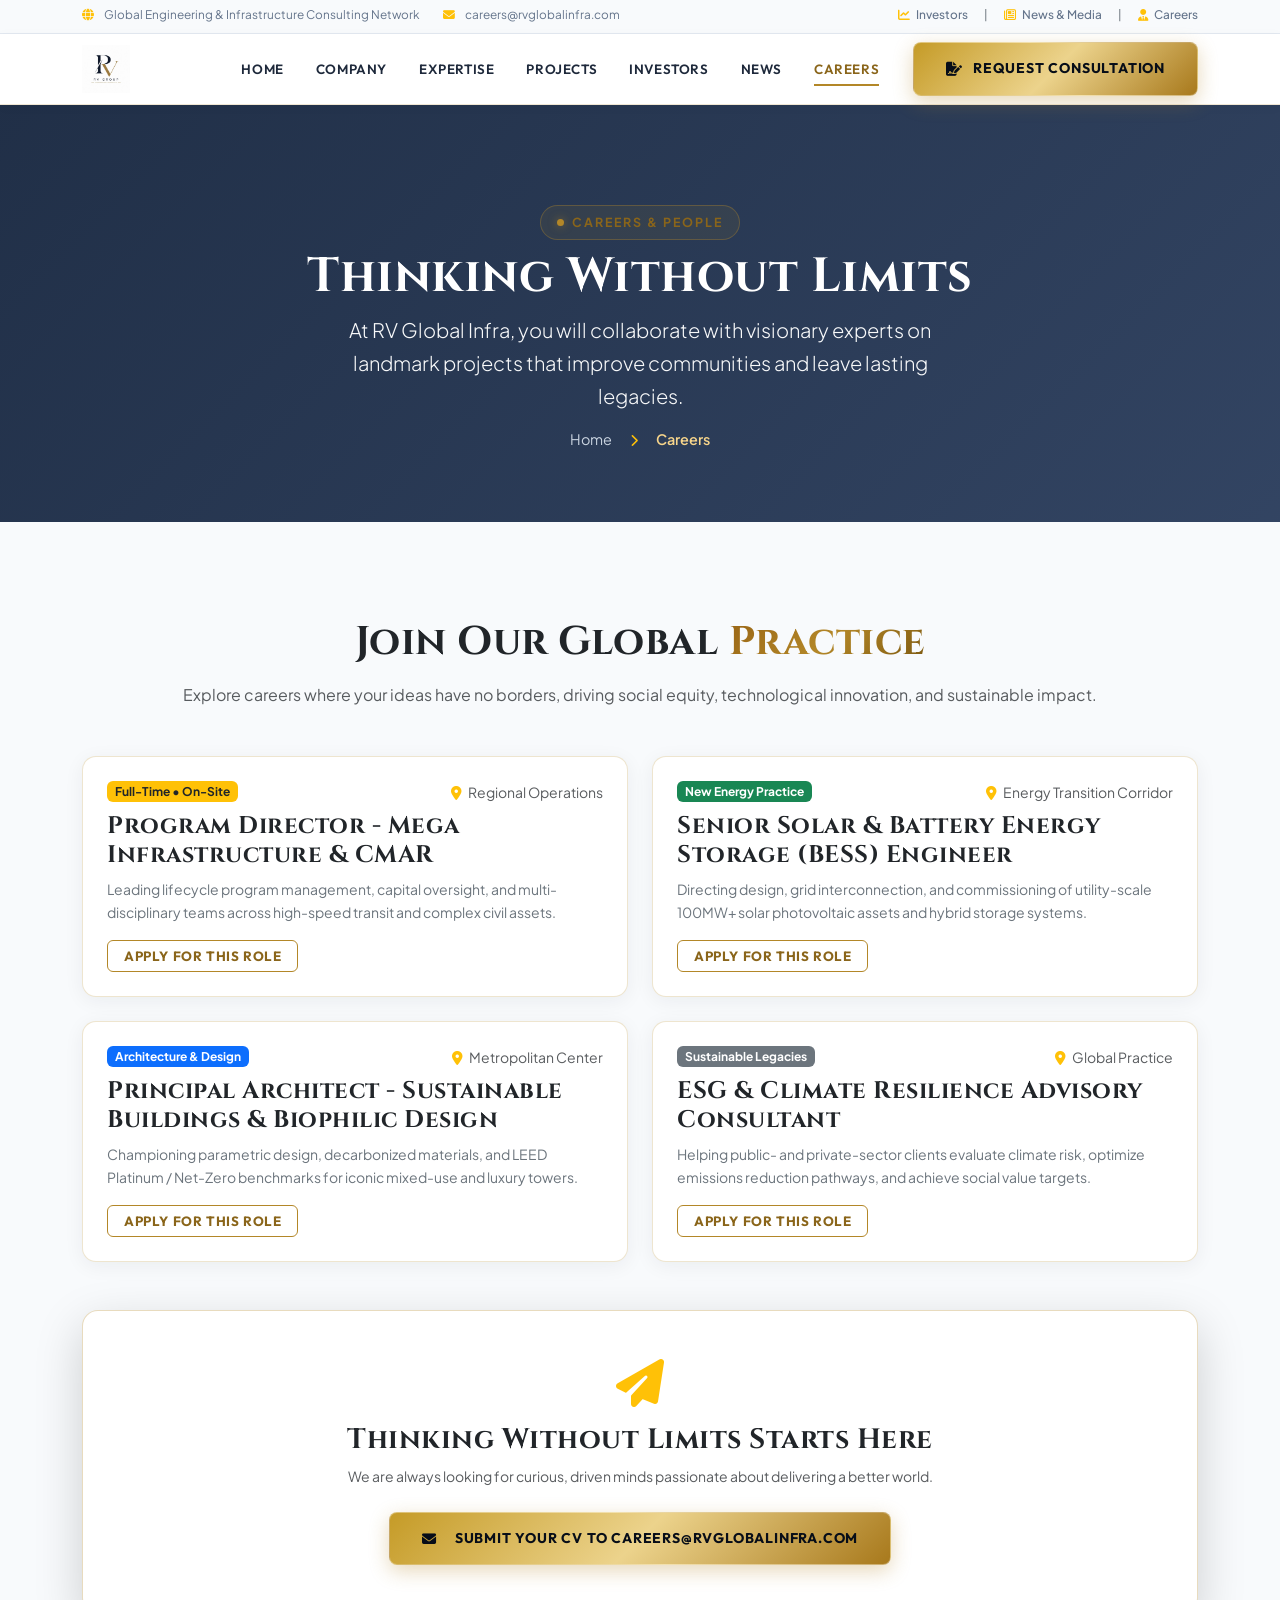
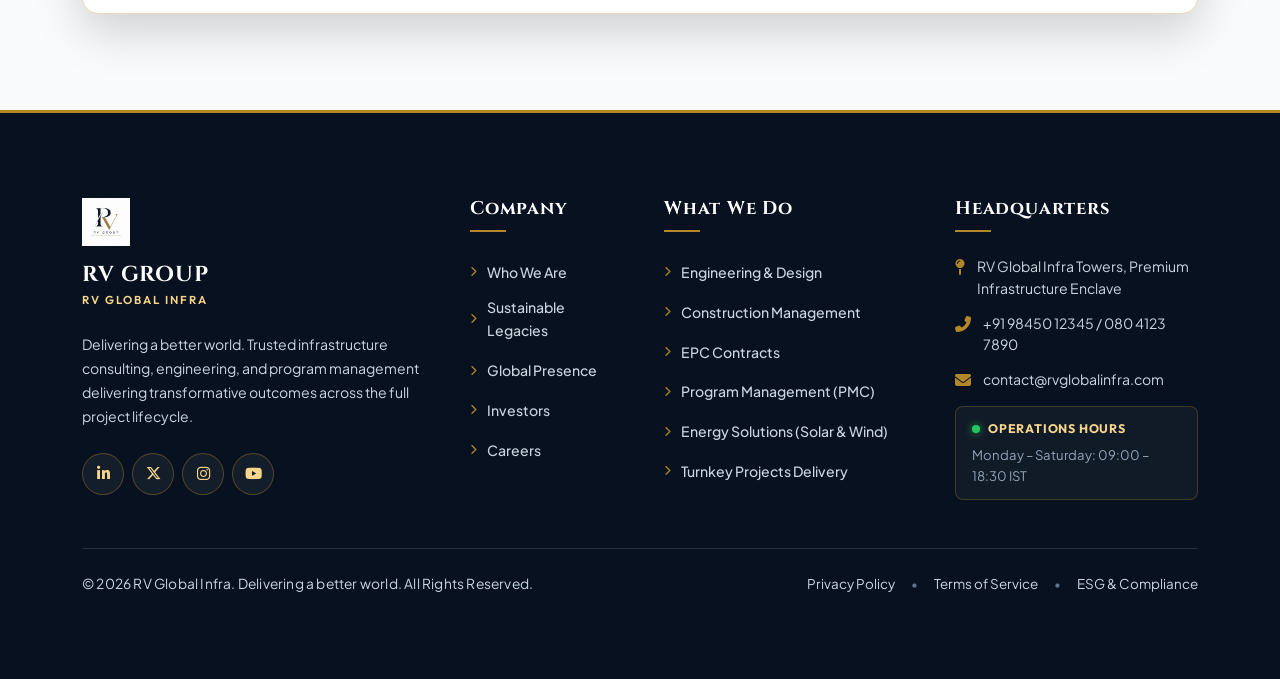
<file: careers.html>
<!DOCTYPE html>
<html lang="en">
<head>
    <meta charset="UTF-8">
    <meta name="viewport" content="width=device-width, initial-scale=1.0">
    <title>Careers | RV Global Infra</title>
    <meta name="description" content="Join our global team of planners, designers, engineers, and program managers. Thinking without limits and delivering a better world.">

    <link rel="preconnect" href="https://fonts.googleapis.com">
    <link rel="preconnect" href="https://fonts.gstatic.com" crossorigin>
    <link href="https://fonts.googleapis.com/css2?family=Cinzel:wght@500;600;700;800&family=Outfit:wght@300;400;500;600;700&family=Plus+Jakarta+Sans:wght@300;400;500;600;700&display=swap" rel="stylesheet">

    <link href="https://cdn.jsdelivr.net/npm/bootstrap@5.3.2/dist/css/bootstrap.min.css" rel="stylesheet">
    <link rel="stylesheet" href="https://cdnjs.cloudflare.com/ajax/libs/font-awesome/6.5.1/css/all.min.css">
    <link rel="stylesheet" href="assets/css/style.css">
</head>
<body>

    <!-- TOPBAR -->
    <div class="topbar d-none d-lg-block">
        <div class="container d-flex justify-content-between align-items-center">
            <div class="d-flex align-items-center gap-4">
                <span><i class="fas fa-globe text-warning me-2"></i> Global Engineering & Infrastructure Consulting Network</span>
                <span><i class="fas fa-envelope text-warning me-2"></i> careers@rvglobalinfra.com</span>
            </div>
            <div class="d-flex align-items-center gap-3">
                <a href="investors.html"><i class="fas fa-chart-line me-1 text-warning"></i> Investors</a>
                <span class="text-secondary">|</span>
                <a href="news.html"><i class="far fa-newspaper me-1 text-warning"></i> News & Media</a>
                <span class="text-secondary">|</span>
                <a href="careers.html"><i class="fas fa-user-tie me-1 text-warning"></i> Careers</a>
            </div>
        </div>
    </div>

    <!-- MAIN NAVBAR -->
    <nav class="navbar navbar-expand-lg luxury-navbar">
        <div class="container">
            <a class="navbar-brand brand-container" href="index.html">
                <img src="assets/images/rv-logo.jpeg" alt="RV Group Logo" class="brand-logo-img">
            </a>
            <button class="navbar-toggler text-dark border-0" type="button" data-bs-toggle="collapse" data-bs-target="#rvGlobalNavbar">
                <i class="fas fa-bars-staggered fa-lg text-dark"></i>
            </button>
            <div class="collapse navbar-collapse" id="rvGlobalNavbar">
                <ul class="navbar-nav ms-auto align-items-lg-center">
                    <li class="nav-item"><a class="nav-link-custom" href="index.html">Home</a></li>
                    <li class="nav-item dropdown">
                        <a class="nav-link-custom dropdown-toggle" href="#" id="companyDropdown" role="button" data-bs-toggle="dropdown">Company</a>
                        <ul class="dropdown-menu dropdown-menu-luxury">
                            <li><a class="dropdown-item dropdown-item-luxury" href="about.html"><i class="fas fa-shield-alt text-warning me-2"></i> Who We Are</a></li>
                            <li><a class="dropdown-item dropdown-item-luxury" href="about.html#vision-mission"><i class="fas fa-compass text-warning me-2"></i> Sustainable Legacies</a></li>
                            <li><a class="dropdown-item dropdown-item-luxury" href="about.html#global-presence"><i class="fas fa-globe-americas text-warning me-2"></i> Global Presence</a></li>
                            <li><hr class="dropdown-divider border-secondary my-1"></li>
                            <li><a class="dropdown-item dropdown-item-luxury" href="about.html#leadership"><i class="fas fa-users-crown text-warning me-2"></i> Executive Leadership</a></li>
                        </ul>
                    </li>
                    <li class="nav-item dropdown">
                        <a class="nav-link-custom dropdown-toggle" href="#" id="expertiseDropdown" role="button" data-bs-toggle="dropdown">Expertise</a>
                        <ul class="dropdown-menu dropdown-menu-luxury">
                            <li><a class="dropdown-item dropdown-item-luxury" href="expertise.html#engineering"><i class="fas fa-drafting-compass text-warning me-2"></i> Engineering</a></li>
                            <li><a class="dropdown-item dropdown-item-luxury" href="expertise.html#construction"><i class="fas fa-building text-warning me-2"></i> Construction Management</a></li>
                            <li><a class="dropdown-item dropdown-item-luxury" href="expertise.html#epc"><i class="fas fa-hard-hat text-warning me-2"></i> EPC Contracts</a></li>
                            <li><a class="dropdown-item dropdown-item-luxury" href="expertise.html#pmc"><i class="fas fa-tasks text-warning me-2"></i> Program Management (PMC)</a></li>
                            <li><a class="dropdown-item dropdown-item-luxury" href="expertise.html#advisory"><i class="fas fa-handshake text-warning me-2"></i> Strategic Advisory</a></li>
                            <li><a class="dropdown-item dropdown-item-luxury" href="expertise.html#architecture"><i class="fas fa-cubes text-warning me-2"></i> Architecture & Interiors</a></li>
                            <li><a class="dropdown-item dropdown-item-luxury" href="expertise.html#infra"><i class="fas fa-road text-warning me-2"></i> Infrastructure Development</a></li>
                            <li><a class="dropdown-item dropdown-item-luxury" href="expertise.html#electrical"><i class="fas fa-bolt text-warning me-2"></i> Electrical Networks</a></li>
                            <li><a class="dropdown-item dropdown-item-luxury" href="expertise.html#energy"><i class="fas fa-solar-panel text-warning me-2"></i> Energy Solutions (Solar & Wind)</a></li>
                            <li><a class="dropdown-item dropdown-item-luxury" href="expertise.html#turnkey"><i class="fas fa-key text-warning me-2"></i> Turnkey Projects</a></li>
                        </ul>
                    </li>
                    <li class="nav-item"><a class="nav-link-custom" href="projects.html">Projects</a></li>
                    <li class="nav-item"><a class="nav-link-custom" href="investors.html">Investors</a></li>
                    <li class="nav-item"><a class="nav-link-custom" href="news.html">News</a></li>
                    <li class="nav-item"><a class="nav-link-custom active" href="careers.html">Careers</a></li>
                    <li class="nav-item ms-lg-3"><a href="contact.html" class="btn-gold"><i class="fas fa-file-signature"></i> Request Consultation</a></li>
                </ul>
            </div>
        </div>
    </nav>

    <!-- INNER PAGE BANNER -->
    <header class="inner-page-banner text-center">
        <div class="container">
            <div class="sub-title-badge mb-2"><span class="dot"></span> CAREERS & PEOPLE</div>
            <h1>Thinking Without Limits</h1>
            <p class="lead text-light opacity-90 mx-auto" style="max-width: 650px;">
                At RV Global Infra, you will collaborate with visionary experts on landmark projects that improve communities and leave lasting legacies.
            </p>
            <ul class="breadcrumb-luxury justify-content-center">
                <li><a href="index.html">Home</a></li>
                <li><i class="fas fa-chevron-right small text-warning mx-2"></i></li>
                <li class="active">Careers</li>
            </ul>
        </div>
    </header>

    <!-- VACANCIES -->
    <section class="py-5 bg-bright-base">
        <div class="container py-5">
            <div class="text-center max-w-700 mx-auto mb-5">
                <h2 class="display-6 fw-bold mb-3 text-dark">Join Our Global <span class="gold-gradient-text">Practice</span></h2>
                <p class="text-muted">Explore careers where your ideas have no borders, driving social equity, technological innovation, and sustainable impact.</p>
            </div>

            <div class="row g-4 mb-5">
                <!-- Job 1 -->
                <div class="col-lg-6">
                    <div class="luxury-card p-4">
                        <div class="d-flex justify-content-between align-items-start mb-2">
                            <span class="badge bg-warning text-dark fw-bold">Full-Time • On-Site</span>
                            <span class="text-muted small"><i class="fas fa-map-marker-alt text-warning me-1"></i> Regional Operations</span>
                        </div>
                        <h4 class="text-dark fw-bold mb-2">Program Director - Mega Infrastructure & CMAR</h4>
                        <p class="text-secondary small mb-3">Leading lifecycle program management, capital oversight, and multi-disciplinary teams across high-speed transit and complex civil assets.</p>
                        <a href="contact.html" class="btn-outline-gold py-1 px-3 small">Apply for this Role</a>
                    </div>
                </div>

                <!-- Job 2 -->
                <div class="col-lg-6">
                    <div class="luxury-card p-4">
                        <div class="d-flex justify-content-between align-items-start mb-2">
                            <span class="badge bg-success fw-bold">New Energy Practice</span>
                            <span class="text-muted small"><i class="fas fa-map-marker-alt text-warning me-1"></i> Energy Transition Corridor</span>
                        </div>
                        <h4 class="text-dark fw-bold mb-2">Senior Solar & Battery Energy Storage (BESS) Engineer</h4>
                        <p class="text-secondary small mb-3">Directing design, grid interconnection, and commissioning of utility-scale 100MW+ solar photovoltaic assets and hybrid storage systems.</p>
                        <a href="contact.html" class="btn-outline-gold py-1 px-3 small">Apply for this Role</a>
                    </div>
                </div>

                <!-- Job 3 -->
                <div class="col-lg-6">
                    <div class="luxury-card p-4">
                        <div class="d-flex justify-content-between align-items-start mb-2">
                            <span class="badge bg-primary fw-bold">Architecture & Design</span>
                            <span class="text-muted small"><i class="fas fa-map-marker-alt text-warning me-1"></i> Metropolitan Center</span>
                        </div>
                        <h4 class="text-dark fw-bold mb-2">Principal Architect - Sustainable Buildings & Biophilic Design</h4>
                        <p class="text-secondary small mb-3">Championing parametric design, decarbonized materials, and LEED Platinum / Net-Zero benchmarks for iconic mixed-use and luxury towers.</p>
                        <a href="contact.html" class="btn-outline-gold py-1 px-3 small">Apply for this Role</a>
                    </div>
                </div>

                <!-- Job 4 -->
                <div class="col-lg-6">
                    <div class="luxury-card p-4">
                        <div class="d-flex justify-content-between align-items-start mb-2">
                            <span class="badge bg-secondary fw-bold">Sustainable Legacies</span>
                            <span class="text-muted small"><i class="fas fa-map-marker-alt text-warning me-1"></i> Global Practice</span>
                        </div>
                        <h4 class="text-dark fw-bold mb-2">ESG & Climate Resilience Advisory Consultant</h4>
                        <p class="text-secondary small mb-3">Helping public- and private-sector clients evaluate climate risk, optimize emissions reduction pathways, and achieve social value targets.</p>
                        <a href="contact.html" class="btn-outline-gold py-1 px-3 small">Apply for this Role</a>
                    </div>
                </div>
            </div>

            <!-- Resume Submit Box -->
            <div class="p-4 p-md-5 rounded-4 text-center shadow-lg border" style="background: #ffffff; border-color: rgba(179, 135, 40, 0.3) !important;">
                <i class="fas fa-paper-plane fa-3x text-warning mb-3"></i>
                <h3 class="text-dark fw-bold mb-2">Thinking Without Limits Starts Here</h3>
                <p class="text-muted small mb-4 mx-auto" style="max-width: 600px;">We are always looking for curious, driven minds passionate about delivering a better world.</p>
                <a href="mailto:careers@rvglobalinfra.com" class="btn-gold"><i class="fas fa-envelope me-2"></i> Submit Your CV to careers@rvglobalinfra.com</a>
            </div>
        </div>
    </section>

    <!-- FOOTER -->
    <footer class="luxury-footer">
        <div class="container pb-5">
            <div class="row g-5">
                <div class="col-lg-4">
                    <div class="footer-brand-box mb-4">
                        <img src="assets/images/rv-logo.jpeg" alt="RV Group Logo" class="brand-logo-img mb-3">
                        <div class="footer-brand-title">
                            <h3>RV GROUP</h3>
                            <p>RV GLOBAL INFRA</p>
                        </div>
                    </div>
                    <p class="footer-desc mb-4">
                        Delivering a better world. Trusted infrastructure consulting, engineering, and program management delivering transformative outcomes across the full project lifecycle.
                    </p>
                    <div class="d-flex gap-2">
                        <a href="#" class="footer-social-icon" aria-label="LinkedIn"><i class="fab fa-linkedin-in"></i></a>
                        <a href="#" class="footer-social-icon" aria-label="Twitter"><i class="fab fa-x-twitter"></i></a>
                        <a href="#" class="footer-social-icon" aria-label="Instagram"><i class="fab fa-instagram"></i></a>
                        <a href="#" class="footer-social-icon" aria-label="YouTube"><i class="fab fa-youtube"></i></a>
                    </div>
                </div>

                <div class="col-lg-2 col-md-4">
                    <h5 class="footer-widget-title">Company</h5>
                    <ul class="footer-links">
                        <li><a href="about.html"><i class="fas fa-chevron-right"></i> Who We Are</a></li>
                        <li><a href="about.html#vision-mission"><i class="fas fa-chevron-right"></i> Sustainable Legacies</a></li>
                        <li><a href="about.html#global-presence"><i class="fas fa-chevron-right"></i> Global Presence</a></li>
                        <li><a href="investors.html"><i class="fas fa-chevron-right"></i> Investors</a></li>
                        <li><a href="careers.html"><i class="fas fa-chevron-right"></i> Careers</a></li>
                    </ul>
                </div>

                <div class="col-lg-3 col-md-4">
                    <h5 class="footer-widget-title">What We Do</h5>
                    <ul class="footer-links">
                        <li><a href="expertise.html#engineering"><i class="fas fa-chevron-right"></i> Engineering & Design</a></li>
                        <li><a href="expertise.html#construction"><i class="fas fa-chevron-right"></i> Construction Management</a></li>
                        <li><a href="expertise.html#epc"><i class="fas fa-chevron-right"></i> EPC Contracts</a></li>
                        <li><a href="expertise.html#pmc"><i class="fas fa-chevron-right"></i> Program Management (PMC)</a></li>
                        <li><a href="expertise.html#energy"><i class="fas fa-chevron-right"></i> Energy Solutions (Solar & Wind)</a></li>
                        <li><a href="expertise.html#turnkey"><i class="fas fa-chevron-right"></i> Turnkey Projects Delivery</a></li>
                    </ul>
                </div>

                <div class="col-lg-3 col-md-4">
                    <h5 class="footer-widget-title">Headquarters</h5>
                    <div class="footer-contact-list">
                        <p class="footer-contact-item">
                            <i class="fas fa-map-pin text-warning"></i> 
                            <span>RV Global Infra Towers, Premium Infrastructure Enclave</span>
                        </p>
                        <p class="footer-contact-item">
                            <i class="fas fa-phone-alt text-warning"></i> 
                            <span>+91 98450 12345 / 080 4123 7890</span>
                        </p>
                        <p class="footer-contact-item">
                            <i class="fas fa-envelope text-warning"></i> 
                            <span>contact@rvglobalinfra.com</span>
                        </p>
                    </div>
                    <div class="footer-hours-card mt-3">
                        <div class="d-flex align-items-center gap-2 mb-1">
                            <span class="hours-dot"></span>
                            <span class="hours-title">Operations Hours</span>
                        </div>
                        <p class="hours-desc mb-0">Monday – Saturday: 09:00 – 18:30 IST</p>
                    </div>
                </div>
            </div>

            <div class="pt-4 mt-5 footer-bottom-bar d-flex flex-column flex-md-row justify-content-between align-items-center">
                <p class="footer-copyright mb-2 mb-md-0">© 2026 RV Global Infra. Delivering a better world. All Rights Reserved.</p>
                <div class="d-flex align-items-center gap-3">
                    <a href="#" class="footer-legal-link">Privacy Policy</a>
                    <span class="footer-legal-divider">•</span>
                    <a href="#" class="footer-legal-link">Terms of Service</a>
                    <span class="footer-legal-divider">•</span>
                    <a href="#" class="footer-legal-link">ESG & Compliance</a>
                </div>
            </div>
        </div>
    </footer>

    <script src="https://cdn.jsdelivr.net/npm/bootstrap@5.3.2/dist/js/bootstrap.bundle.min.js"></script>
    <script src="assets/js/main.js"></script>
</body>
</html>
</file>
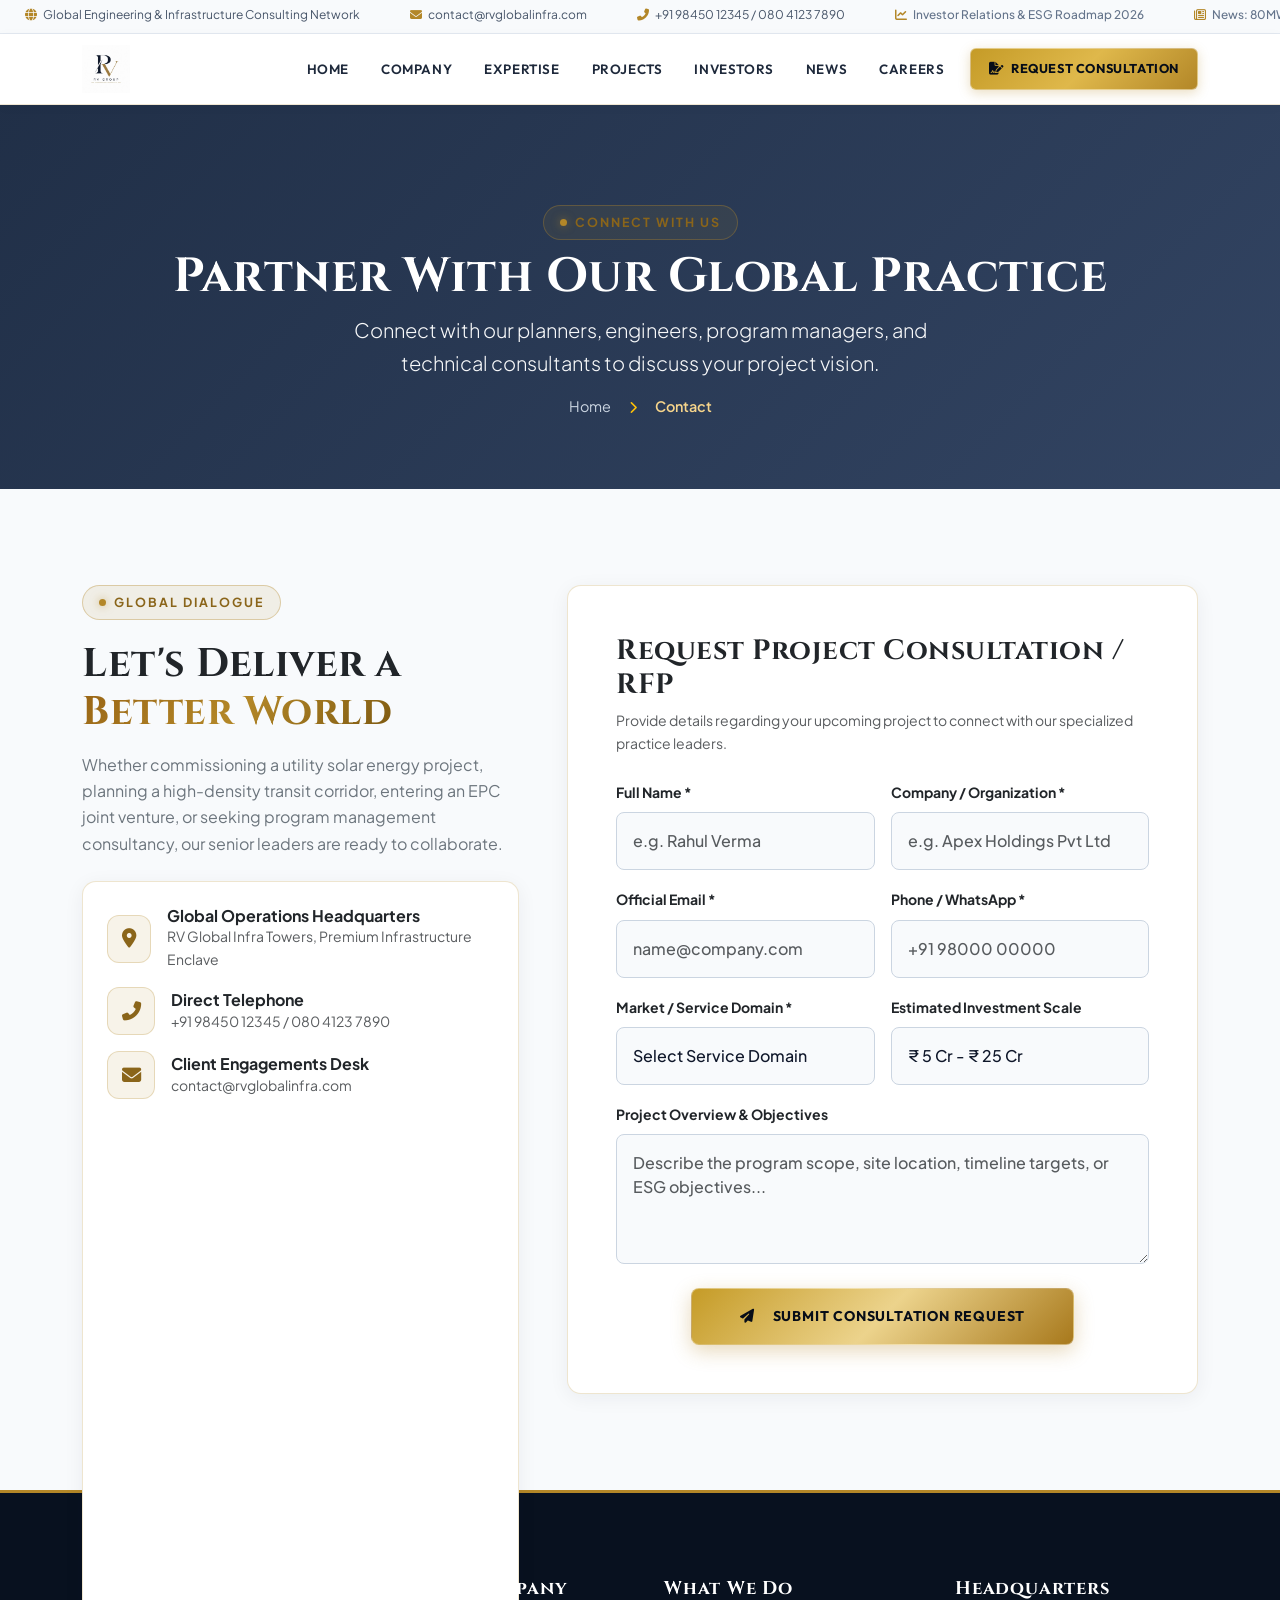
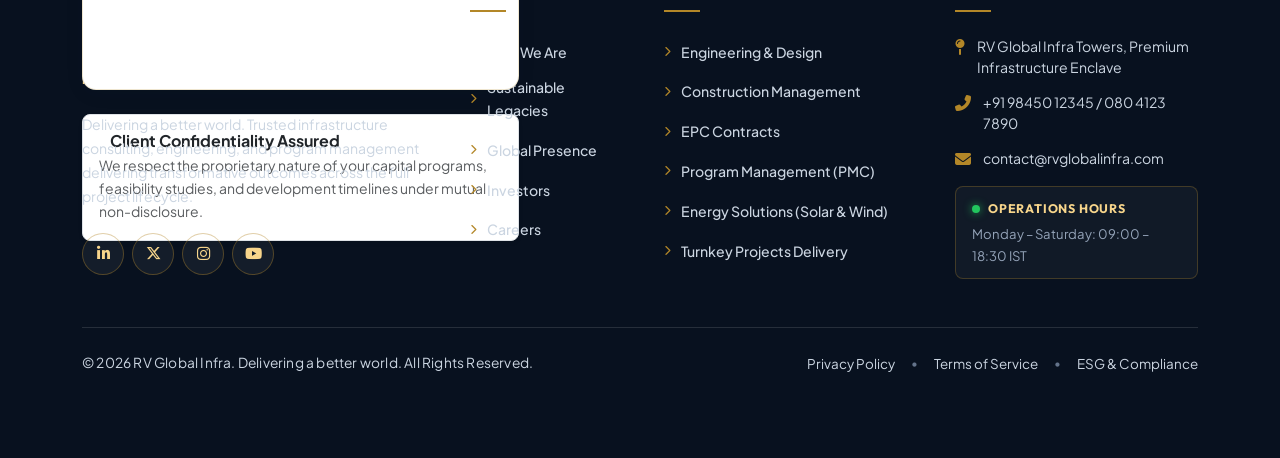
<file: contact.html>
<!DOCTYPE html>
<html lang="en">
<head>
    <meta charset="UTF-8">
    <meta name="viewport" content="width=device-width, initial-scale=1.0">
    <title>Contact Us & Request Consultation | RV Global Infra</title>
    <meta name="description" content="Connect with RV Global Infra to discuss how we can partner across advisory, planning, design, engineering, and program management.">

    <link rel="preconnect" href="https://fonts.googleapis.com">
    <link rel="preconnect" href="https://fonts.gstatic.com" crossorigin>
    <link href="https://fonts.googleapis.com/css2?family=Cinzel:wght@500;600;700;800&family=Outfit:wght@300;400;500;600;700&family=Plus+Jakarta+Sans:wght@300;400;500;600;700&display=swap" rel="stylesheet">

    <link href="https://cdn.jsdelivr.net/npm/bootstrap@5.3.2/dist/css/bootstrap.min.css" rel="stylesheet">
    <link rel="stylesheet" href="https://cdnjs.cloudflare.com/ajax/libs/font-awesome/6.5.1/css/all.min.css">
    <link rel="stylesheet" href="assets/css/style.css">
</head>
<body>

    <!-- TOPBAR: SLIDING ANNOUNCEMENT STRIP (Compact & Smoothly Animating) -->
    <div class="topbar d-none d-lg-block">
        <div class="announcement-ticker-wrap">
            <div class="announcement-ticker">
                <span class="ticker-item"><i class="fas fa-globe"></i> Global Engineering & Infrastructure Consulting Network</span>
                <span class="ticker-item"><i class="fas fa-envelope"></i> contact@rvglobalinfra.com</span>
                <span class="ticker-item"><i class="fas fa-phone-alt"></i> +91 98450 12345 / 080 4123 7890</span>
                <span class="ticker-item"><i class="fas fa-chart-line"></i> <a href="investors.html">Investor Relations & ESG Roadmap 2026</a></span>
                <span class="ticker-item"><i class="far fa-newspaper"></i> <a href="news.html">News: 80MW Solar Grid Expansion Commissioned</a></span>
                <span class="ticker-item"><i class="fas fa-user-tie"></i> <a href="careers.html">Careers: Thinking Without Limits — Join Our Team</a></span>

                <span class="ticker-item"><i class="fas fa-globe"></i> Global Engineering & Infrastructure Consulting Network</span>
                <span class="ticker-item"><i class="fas fa-envelope"></i> contact@rvglobalinfra.com</span>
                <span class="ticker-item"><i class="fas fa-phone-alt"></i> +91 98450 12345 / 080 4123 7890</span>
                <span class="ticker-item"><i class="fas fa-chart-line"></i> <a href="investors.html">Investor Relations & ESG Roadmap 2026</a></span>
                <span class="ticker-item"><i class="far fa-newspaper"></i> <a href="news.html">News: 80MW Solar Grid Expansion Commissioned</a></span>
                <span class="ticker-item"><i class="fas fa-user-tie"></i> <a href="careers.html">Careers: Thinking Without Limits — Join Our Team</a></span>
            </div>
        </div>
    </div>

    <!-- MAIN NAVBAR -->
    <nav class="navbar navbar-expand-lg luxury-navbar">
        <div class="container">
            <a class="navbar-brand brand-container" href="index.html">
                <img src="assets/images/rv-logo.jpeg" alt="RV Group Logo" class="brand-logo-img">
            </a>
            <button class="navbar-toggler text-dark border-0" type="button" data-bs-toggle="collapse" data-bs-target="#rvGlobalNavbar">
                <i class="fas fa-bars-staggered fa-lg text-dark"></i>
            </button>
            <div class="collapse navbar-collapse" id="rvGlobalNavbar">
                <ul class="navbar-nav ms-auto align-items-lg-center">
                    <li class="nav-item"><a class="nav-link-custom" href="index.html">Home</a></li>
                    <li class="nav-item dropdown">
                        <a class="nav-link-custom dropdown-toggle" href="#" id="companyDropdown" role="button" data-bs-toggle="dropdown">Company</a>
                        <ul class="dropdown-menu dropdown-menu-luxury">
                            <li><a class="dropdown-item dropdown-item-luxury" href="about.html"><i class="fas fa-shield-alt text-warning me-2"></i> Who We Are</a></li>
                            <li><a class="dropdown-item dropdown-item-luxury" href="about.html#vision-mission"><i class="fas fa-compass text-warning me-2"></i> Sustainable Legacies</a></li>
                            <li><a class="dropdown-item dropdown-item-luxury" href="about.html#global-presence"><i class="fas fa-globe-americas text-warning me-2"></i> Global Presence</a></li>
                            <li><hr class="dropdown-divider border-secondary my-1"></li>
                            <li><a class="dropdown-item dropdown-item-luxury" href="about.html#leadership"><i class="fas fa-users-crown text-warning me-2"></i> Executive Leadership</a></li>
                        </ul>
                    </li>
                    <li class="nav-item dropdown">
                        <a class="nav-link-custom dropdown-toggle" href="#" id="expertiseDropdown" role="button" data-bs-toggle="dropdown">Expertise</a>
                        <ul class="dropdown-menu dropdown-menu-luxury">
                            <li><a class="dropdown-item dropdown-item-luxury" href="expertise.html#engineering"><i class="fas fa-drafting-compass text-warning me-2"></i> Engineering</a></li>
                            <li><a class="dropdown-item dropdown-item-luxury" href="expertise.html#construction"><i class="fas fa-building text-warning me-2"></i> Construction Management</a></li>
                            <li><a class="dropdown-item dropdown-item-luxury" href="expertise.html#epc"><i class="fas fa-hard-hat text-warning me-2"></i> EPC Contracts</a></li>
                            <li><a class="dropdown-item dropdown-item-luxury" href="expertise.html#pmc"><i class="fas fa-tasks text-warning me-2"></i> Program Management (PMC)</a></li>
                            <li><a class="dropdown-item dropdown-item-luxury" href="expertise.html#advisory"><i class="fas fa-handshake text-warning me-2"></i> Strategic Advisory</a></li>
                            <li><a class="dropdown-item dropdown-item-luxury" href="expertise.html#architecture"><i class="fas fa-cubes text-warning me-2"></i> Architecture & Interiors</a></li>
                            <li><a class="dropdown-item dropdown-item-luxury" href="expertise.html#infra"><i class="fas fa-road text-warning me-2"></i> Infrastructure Development</a></li>
                            <li><a class="dropdown-item dropdown-item-luxury" href="expertise.html#electrical"><i class="fas fa-bolt text-warning me-2"></i> Electrical Networks</a></li>
                            <li><a class="dropdown-item dropdown-item-luxury" href="expertise.html#energy"><i class="fas fa-solar-panel text-warning me-2"></i> Energy Solutions (Solar & Wind)</a></li>
                            <li><a class="dropdown-item dropdown-item-luxury" href="expertise.html#turnkey"><i class="fas fa-key text-warning me-2"></i> Turnkey Projects</a></li>
                        </ul>
                    </li>
                    <li class="nav-item"><a class="nav-link-custom" href="projects.html">Projects</a></li>
                    <li class="nav-item"><a class="nav-link-custom" href="investors.html">Investors</a></li>
                    <li class="nav-item"><a class="nav-link-custom" href="news.html">News</a></li>
                    <li class="nav-item"><a class="nav-link-custom" href="careers.html">Careers</a></li>
                    <li class="nav-item ms-lg-2 mt-2 mt-lg-0"><a href="contact.html" class="btn-consultation-compact"><i class="fas fa-file-signature"></i> Request Consultation</a></li>
                </ul>
            </div>
        </div>
    </nav>

    <!-- INNER PAGE BANNER -->
    <header class="inner-page-banner text-center">
        <div class="container">
            <div class="sub-title-badge mb-2"><span class="dot"></span> CONNECT WITH US</div>
            <h1>Partner With Our Global Practice</h1>
            <p class="lead text-light opacity-90 mx-auto" style="max-width: 650px;">
                Connect with our planners, engineers, program managers, and technical consultants to discuss your project vision.
            </p>
            <ul class="breadcrumb-luxury justify-content-center">
                <li><a href="index.html">Home</a></li>
                <li><i class="fas fa-chevron-right small text-warning mx-2"></i></li>
                <li class="active">Contact</li>
            </ul>
        </div>
    </header>

    <!-- CONTACT DETAILS & FORM -->
    <section class="py-5 bg-bright-base">
        <div class="container py-5">
            <div class="row g-5">
                <div class="col-lg-5">
                    <div class="sub-title-badge"><span class="dot"></span> GLOBAL DIALOGUE</div>
                    <h2 class="display-6 fw-bold mb-3 text-dark">Let's Deliver a <span class="gold-gradient-text">Better World</span></h2>
                    <p class="text-secondary mb-4">
                        Whether commissioning a utility solar energy project, planning a high-density transit corridor, entering an EPC joint venture, or seeking program management consultancy, our senior leaders are ready to collaborate.
                    </p>

                    <div class="luxury-card p-4 mb-4">
                        <div class="d-flex align-items-center gap-3 mb-3">
                            <div class="card-icon-wrap mb-0" style="width: 48px; height: 48px; font-size: 1.2rem;"><i class="fas fa-map-marker-alt"></i></div>
                            <div>
                                <h6 class="text-dark fw-bold mb-0">Global Operations Headquarters</h6>
                                <p class="text-muted small mb-0">RV Global Infra Towers, Premium Infrastructure Enclave</p>
                            </div>
                        </div>

                        <div class="d-flex align-items-center gap-3 mb-3">
                            <div class="card-icon-wrap mb-0" style="width: 48px; height: 48px; font-size: 1.2rem;"><i class="fas fa-phone-alt"></i></div>
                            <div>
                                <h6 class="text-dark fw-bold mb-0">Direct Telephone</h6>
                                <p class="text-muted small mb-0">+91 98450 12345 / 080 4123 7890</p>
                            </div>
                        </div>

                        <div class="d-flex align-items-center gap-3">
                            <div class="card-icon-wrap mb-0" style="width: 48px; height: 48px; font-size: 1.2rem;"><i class="fas fa-envelope"></i></div>
                            <div>
                                <h6 class="text-dark fw-bold mb-0">Client Engagements Desk</h6>
                                <p class="text-muted small mb-0">contact@rvglobalinfra.com</p>
                            </div>
                        </div>
                    </div>

                    <div class="p-3 rounded-3 bg-white border shadow-sm">
                        <h6 class="text-dark fw-bold mb-1"><i class="fas fa-shield-check text-warning me-2"></i> Client Confidentiality Assured</h6>
                        <p class="text-muted small mb-0">We respect the proprietary nature of your capital programs, feasibility studies, and development timelines under mutual non-disclosure.</p>
                    </div>
                </div>

                <div class="col-lg-7">
                    <div class="luxury-card p-4 p-md-5">
                        <h3 class="text-dark fw-bold mb-2">Request Project Consultation / RFP</h3>
                        <p class="text-muted small mb-4">Provide details regarding your upcoming project to connect with our specialized practice leaders.</p>

                        <div id="quoteSuccessAlert" class="alert alert-success d-none text-center bg-white border border-success">
                            <i class="fas fa-check-circle text-success me-2"></i> Thank you! Your project consultation request has been submitted. Our engineering directorship will contact you within 24 hours.
                        </div>

                        <form id="luxuryInquiryForm">
                            <div class="row g-3">
                                <div class="col-md-6">
                                    <label class="form-label text-dark small fw-bold">Full Name *</label>
                                    <input type="text" class="form-control form-luxury-input p-3" placeholder="e.g. Rahul Verma" required>
                                </div>
                                <div class="col-md-6">
                                    <label class="form-label text-dark small fw-bold">Company / Organization *</label>
                                    <input type="text" class="form-control form-luxury-input p-3" placeholder="e.g. Apex Holdings Pvt Ltd" required>
                                </div>
                                <div class="col-md-6">
                                    <label class="form-label text-dark small fw-bold">Official Email *</label>
                                    <input type="email" class="form-control form-luxury-input p-3" placeholder="name@company.com" required>
                                </div>
                                <div class="col-md-6">
                                    <label class="form-label text-dark small fw-bold">Phone / WhatsApp *</label>
                                    <input type="tel" class="form-control form-luxury-input p-3" placeholder="+91 98000 00000" required>
                                </div>
                                <div class="col-md-6">
                                    <label class="form-label text-dark small fw-bold">Market / Service Domain *</label>
                                    <select class="form-select form-luxury-input p-3" required>
                                        <option value="">Select Service Domain</option>
                                        <option value="EPC">EPC Turnkey Construction</option>
                                        <option value="ProgramManagement">Program Management (PMC)</option>
                                        <option value="Buildings">Buildings & Luxury Real Estate</option>
                                        <option value="Transportation">Transportation & Highways</option>
                                        <option value="NewEnergy">New Energy (Solar, Wind & Storage)</option>
                                        <option value="Advisory">Strategic Advisory & Feasibility</option>
                                        <option value="Electrical">High Voltage Electrical Grids</option>
                                    </select>
                                </div>
                                <div class="col-md-6">
                                    <label class="form-label text-dark small fw-bold">Estimated Investment Scale</label>
                                    <select class="form-select form-luxury-input p-3">
                                        <option value="5cr-25cr">₹ 5 Cr - ₹ 25 Cr</option>
                                        <option value="25cr-100cr">₹ 25 Cr - ₹ 100 Cr</option>
                                        <option value="100cr+">₹ 100 Cr+ Mega-Infrastructure</option>
                                    </select>
                                </div>
                                <div class="col-12">
                                    <label class="form-label text-dark small fw-bold">Project Overview & Objectives</label>
                                    <textarea class="form-control form-luxury-input p-3" rows="4" placeholder="Describe the program scope, site location, timeline targets, or ESG objectives..."></textarea>
                                </div>
                                <div class="col-12 mt-4 text-center">
                                    <button type="submit" class="btn-gold py-3 px-5">
                                        <i class="fas fa-paper-plane me-2"></i> Submit Consultation Request
                                    </button>
                                </div>
                            </div>
                        </form>
                    </div>
                </div>
            </div>
        </div>
    </section>

    <!-- FOOTER -->
    <footer class="luxury-footer">
        <div class="container pb-5">
            <div class="row g-5">
                <div class="col-lg-4">
                    <div class="footer-brand-box mb-4">
                        <img src="assets/images/rv-logo.jpeg" alt="RV Group Logo" class="brand-logo-img mb-3">
                        <div class="footer-brand-title">
                            <h3>RV GROUP</h3>
                            <p>RV GLOBAL INFRA</p>
                        </div>
                    </div>
                    <p class="footer-desc mb-4">
                        Delivering a better world. Trusted infrastructure consulting, engineering, and program management delivering transformative outcomes across the full project lifecycle.
                    </p>
                    <div class="d-flex gap-2">
                        <a href="#" class="footer-social-icon" aria-label="LinkedIn"><i class="fab fa-linkedin-in"></i></a>
                        <a href="#" class="footer-social-icon" aria-label="Twitter"><i class="fab fa-x-twitter"></i></a>
                        <a href="#" class="footer-social-icon" aria-label="Instagram"><i class="fab fa-instagram"></i></a>
                        <a href="#" class="footer-social-icon" aria-label="YouTube"><i class="fab fa-youtube"></i></a>
                    </div>
                </div>

                <div class="col-lg-2 col-md-4">
                    <h5 class="footer-widget-title">Company</h5>
                    <ul class="footer-links">
                        <li><a href="about.html"><i class="fas fa-chevron-right"></i> Who We Are</a></li>
                        <li><a href="about.html#vision-mission"><i class="fas fa-chevron-right"></i> Sustainable Legacies</a></li>
                        <li><a href="about.html#global-presence"><i class="fas fa-chevron-right"></i> Global Presence</a></li>
                        <li><a href="investors.html"><i class="fas fa-chevron-right"></i> Investors</a></li>
                        <li><a href="careers.html"><i class="fas fa-chevron-right"></i> Careers</a></li>
                    </ul>
                </div>

                <div class="col-lg-3 col-md-4">
                    <h5 class="footer-widget-title">What We Do</h5>
                    <ul class="footer-links">
                        <li><a href="expertise.html#engineering"><i class="fas fa-chevron-right"></i> Engineering & Design</a></li>
                        <li><a href="expertise.html#construction"><i class="fas fa-chevron-right"></i> Construction Management</a></li>
                        <li><a href="expertise.html#epc"><i class="fas fa-chevron-right"></i> EPC Contracts</a></li>
                        <li><a href="expertise.html#pmc"><i class="fas fa-chevron-right"></i> Program Management (PMC)</a></li>
                        <li><a href="expertise.html#energy"><i class="fas fa-chevron-right"></i> Energy Solutions (Solar & Wind)</a></li>
                        <li><a href="expertise.html#turnkey"><i class="fas fa-chevron-right"></i> Turnkey Projects Delivery</a></li>
                    </ul>
                </div>

                <div class="col-lg-3 col-md-4">
                    <h5 class="footer-widget-title">Headquarters</h5>
                    <div class="footer-contact-list">
                        <p class="footer-contact-item">
                            <i class="fas fa-map-pin text-warning"></i> 
                            <span>RV Global Infra Towers, Premium Infrastructure Enclave</span>
                        </p>
                        <p class="footer-contact-item">
                            <i class="fas fa-phone-alt text-warning"></i> 
                            <span>+91 98450 12345 / 080 4123 7890</span>
                        </p>
                        <p class="footer-contact-item">
                            <i class="fas fa-envelope text-warning"></i> 
                            <span>contact@rvglobalinfra.com</span>
                        </p>
                    </div>
                    <div class="footer-hours-card mt-3">
                        <div class="d-flex align-items-center gap-2 mb-1">
                            <span class="hours-dot"></span>
                            <span class="hours-title">Operations Hours</span>
                        </div>
                        <p class="hours-desc mb-0">Monday – Saturday: 09:00 – 18:30 IST</p>
                    </div>
                </div>
            </div>

            <div class="pt-4 mt-5 footer-bottom-bar d-flex flex-column flex-md-row justify-content-between align-items-center">
                <p class="footer-copyright mb-2 mb-md-0">© 2026 RV Global Infra. Delivering a better world. All Rights Reserved.</p>
                <div class="d-flex align-items-center gap-3">
                    <a href="#" class="footer-legal-link">Privacy Policy</a>
                    <span class="footer-legal-divider">•</span>
                    <a href="#" class="footer-legal-link">Terms of Service</a>
                    <span class="footer-legal-divider">•</span>
                    <a href="#" class="footer-legal-link">ESG & Compliance</a>
                </div>
            </div>
        </div>
    </footer>

    <script src="https://cdn.jsdelivr.net/npm/bootstrap@5.3.2/dist/js/bootstrap.bundle.min.js"></script>
    <script src="assets/js/main.js"></script>
</body>
</html>
</file>
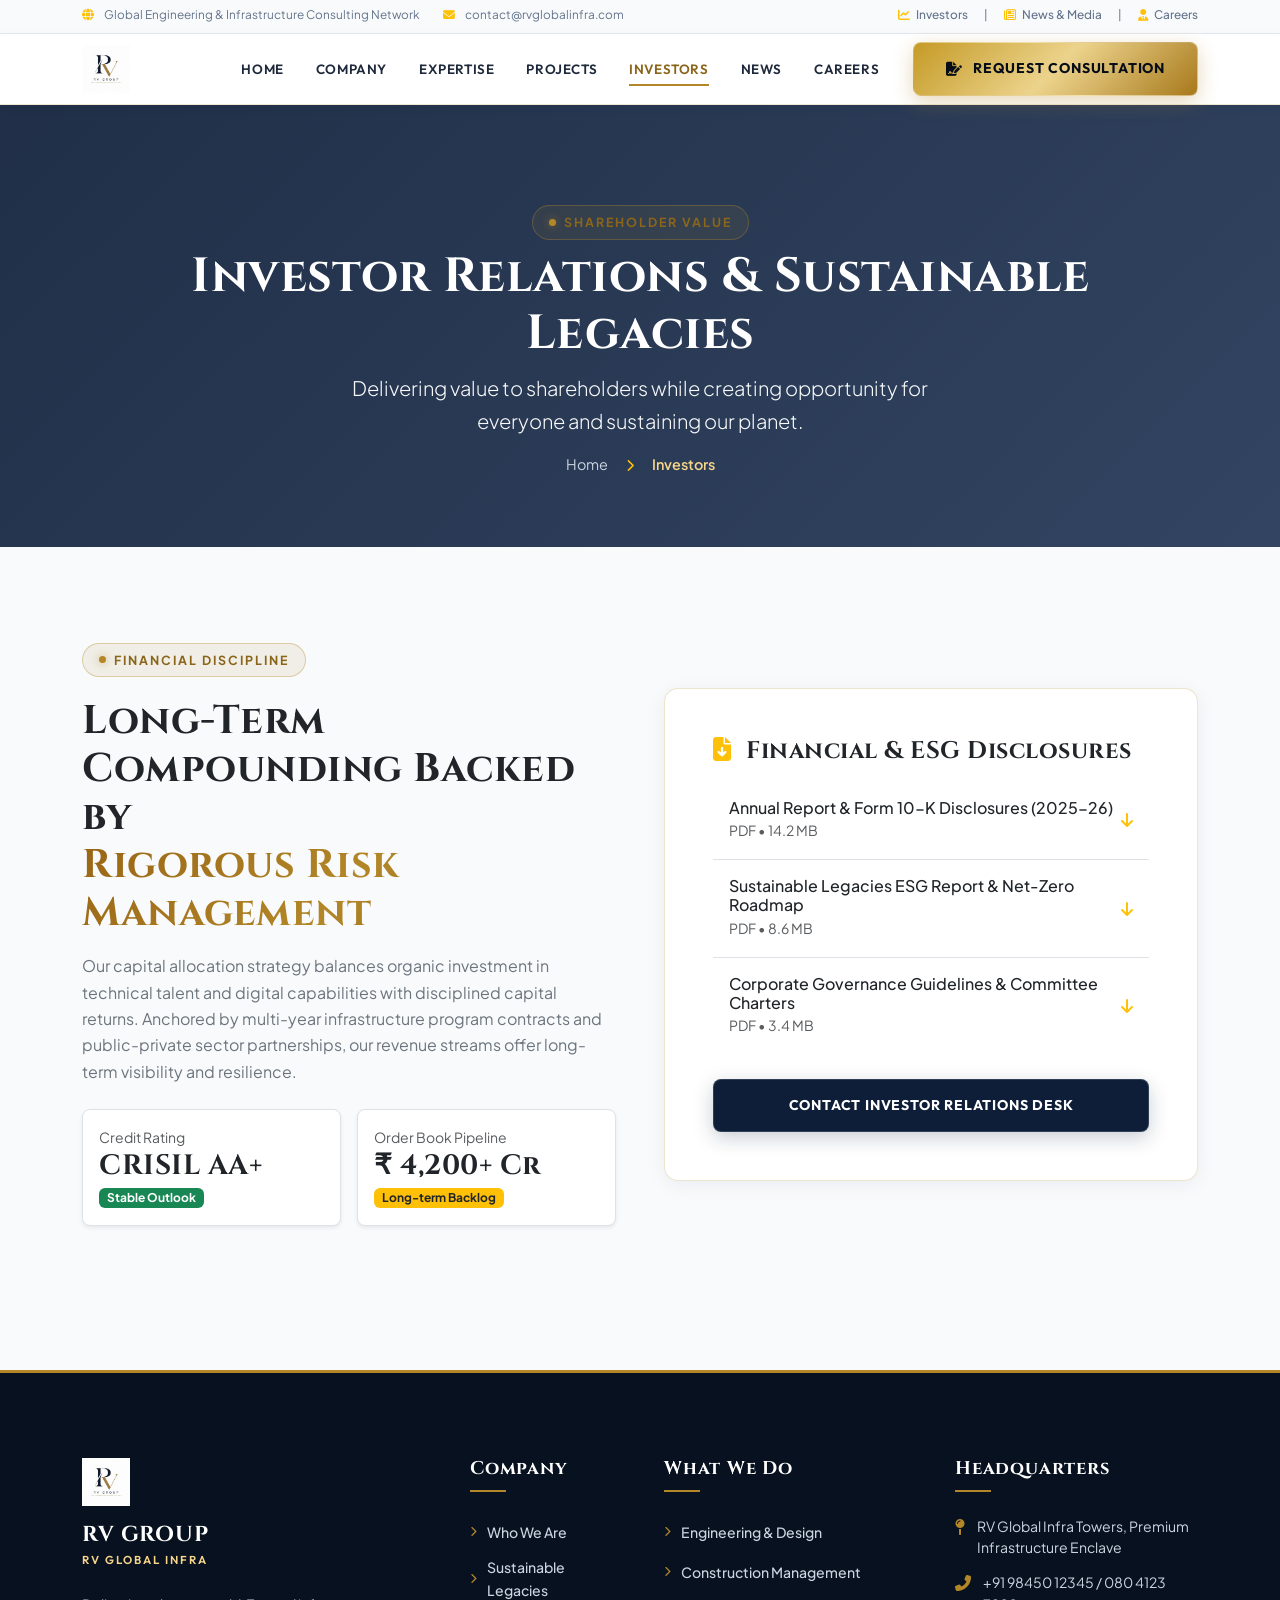
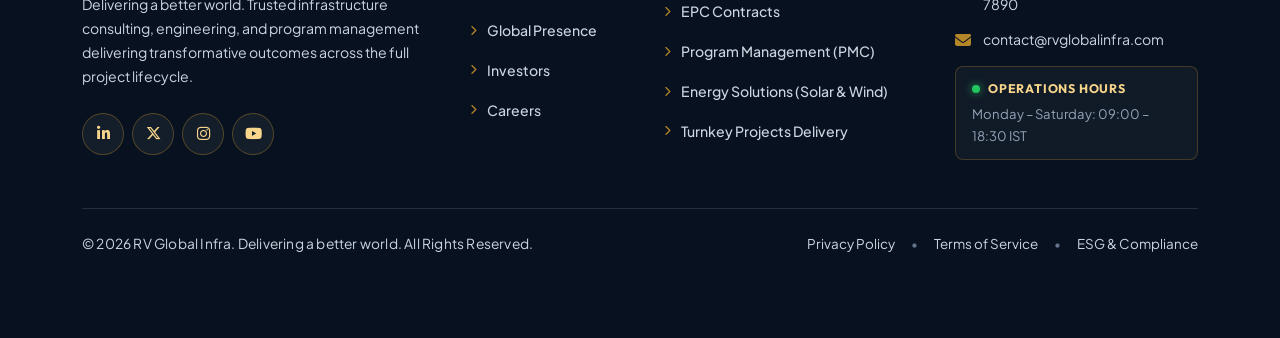
<file: investors.html>
<!DOCTYPE html>
<html lang="en">
<head>
    <meta charset="UTF-8">
    <meta name="viewport" content="width=device-width, initial-scale=1.0">
    <title>Investor Relations | RV Global Infra</title>
    <meta name="description" content="RV Global Infra Investor Relations: Capital allocation, financial performance, Sustainable Legacies, and corporate governance disclosures.">

    <link rel="preconnect" href="https://fonts.googleapis.com">
    <link rel="preconnect" href="https://fonts.gstatic.com" crossorigin>
    <link href="https://fonts.googleapis.com/css2?family=Cinzel:wght@500;600;700;800&family=Outfit:wght@300;400;500;600;700&family=Plus+Jakarta+Sans:wght@300;400;500;600;700&display=swap" rel="stylesheet">

    <link href="https://cdn.jsdelivr.net/npm/bootstrap@5.3.2/dist/css/bootstrap.min.css" rel="stylesheet">
    <link rel="stylesheet" href="https://cdnjs.cloudflare.com/ajax/libs/font-awesome/6.5.1/css/all.min.css">
    <link rel="stylesheet" href="assets/css/style.css">
</head>
<body>

    <!-- TOPBAR -->
    <div class="topbar d-none d-lg-block">
        <div class="container d-flex justify-content-between align-items-center">
            <div class="d-flex align-items-center gap-4">
                <span><i class="fas fa-globe text-warning me-2"></i> Global Engineering & Infrastructure Consulting Network</span>
                <span><i class="fas fa-envelope text-warning me-2"></i> contact@rvglobalinfra.com</span>
            </div>
            <div class="d-flex align-items-center gap-3">
                <a href="investors.html"><i class="fas fa-chart-line me-1 text-warning"></i> Investors</a>
                <span class="text-secondary">|</span>
                <a href="news.html"><i class="far fa-newspaper me-1 text-warning"></i> News & Media</a>
                <span class="text-secondary">|</span>
                <a href="careers.html"><i class="fas fa-user-tie me-1 text-warning"></i> Careers</a>
            </div>
        </div>
    </div>

    <!-- MAIN NAVBAR -->
    <nav class="navbar navbar-expand-lg luxury-navbar">
        <div class="container">
            <a class="navbar-brand brand-container" href="index.html">
                <img src="assets/images/rv-logo.jpeg" alt="RV Group Logo" class="brand-logo-img">
            </a>
            <button class="navbar-toggler text-dark border-0" type="button" data-bs-toggle="collapse" data-bs-target="#rvGlobalNavbar">
                <i class="fas fa-bars-staggered fa-lg text-dark"></i>
            </button>
            <div class="collapse navbar-collapse" id="rvGlobalNavbar">
                <ul class="navbar-nav ms-auto align-items-lg-center">
                    <li class="nav-item"><a class="nav-link-custom" href="index.html">Home</a></li>
                    <li class="nav-item dropdown">
                        <a class="nav-link-custom dropdown-toggle" href="#" id="companyDropdown" role="button" data-bs-toggle="dropdown">Company</a>
                        <ul class="dropdown-menu dropdown-menu-luxury">
                            <li><a class="dropdown-item dropdown-item-luxury" href="about.html"><i class="fas fa-shield-alt text-warning me-2"></i> Who We Are</a></li>
                            <li><a class="dropdown-item dropdown-item-luxury" href="about.html#vision-mission"><i class="fas fa-compass text-warning me-2"></i> Sustainable Legacies</a></li>
                            <li><a class="dropdown-item dropdown-item-luxury" href="about.html#global-presence"><i class="fas fa-globe-americas text-warning me-2"></i> Global Presence</a></li>
                            <li><hr class="dropdown-divider border-secondary my-1"></li>
                            <li><a class="dropdown-item dropdown-item-luxury" href="about.html#leadership"><i class="fas fa-users-crown text-warning me-2"></i> Executive Leadership</a></li>
                        </ul>
                    </li>
                    <li class="nav-item dropdown">
                        <a class="nav-link-custom dropdown-toggle" href="#" id="expertiseDropdown" role="button" data-bs-toggle="dropdown">Expertise</a>
                        <ul class="dropdown-menu dropdown-menu-luxury">
                            <li><a class="dropdown-item dropdown-item-luxury" href="expertise.html#engineering"><i class="fas fa-drafting-compass text-warning me-2"></i> Engineering</a></li>
                            <li><a class="dropdown-item dropdown-item-luxury" href="expertise.html#construction"><i class="fas fa-building text-warning me-2"></i> Construction Management</a></li>
                            <li><a class="dropdown-item dropdown-item-luxury" href="expertise.html#epc"><i class="fas fa-hard-hat text-warning me-2"></i> EPC Contracts</a></li>
                            <li><a class="dropdown-item dropdown-item-luxury" href="expertise.html#pmc"><i class="fas fa-tasks text-warning me-2"></i> Program Management (PMC)</a></li>
                            <li><a class="dropdown-item dropdown-item-luxury" href="expertise.html#advisory"><i class="fas fa-handshake text-warning me-2"></i> Strategic Advisory</a></li>
                            <li><a class="dropdown-item dropdown-item-luxury" href="expertise.html#architecture"><i class="fas fa-cubes text-warning me-2"></i> Architecture & Interiors</a></li>
                            <li><a class="dropdown-item dropdown-item-luxury" href="expertise.html#infra"><i class="fas fa-road text-warning me-2"></i> Infrastructure Development</a></li>
                            <li><a class="dropdown-item dropdown-item-luxury" href="expertise.html#electrical"><i class="fas fa-bolt text-warning me-2"></i> Electrical Networks</a></li>
                            <li><a class="dropdown-item dropdown-item-luxury" href="expertise.html#energy"><i class="fas fa-solar-panel text-warning me-2"></i> Energy Solutions (Solar & Wind)</a></li>
                            <li><a class="dropdown-item dropdown-item-luxury" href="expertise.html#turnkey"><i class="fas fa-key text-warning me-2"></i> Turnkey Projects</a></li>
                        </ul>
                    </li>
                    <li class="nav-item"><a class="nav-link-custom" href="projects.html">Projects</a></li>
                    <li class="nav-item"><a class="nav-link-custom active" href="investors.html">Investors</a></li>
                    <li class="nav-item"><a class="nav-link-custom" href="news.html">News</a></li>
                    <li class="nav-item"><a class="nav-link-custom" href="careers.html">Careers</a></li>
                    <li class="nav-item ms-lg-3"><a href="contact.html" class="btn-gold"><i class="fas fa-file-signature"></i> Request Consultation</a></li>
                </ul>
            </div>
        </div>
    </nav>

    <!-- INNER PAGE BANNER -->
    <header class="inner-page-banner text-center">
        <div class="container">
            <div class="sub-title-badge mb-2"><span class="dot"></span> SHAREHOLDER VALUE</div>
            <h1>Investor Relations & Sustainable Legacies</h1>
            <p class="lead text-light opacity-90 mx-auto" style="max-width: 650px;">
                Delivering value to shareholders while creating opportunity for everyone and sustaining our planet.
            </p>
            <ul class="breadcrumb-luxury justify-content-center">
                <li><a href="index.html">Home</a></li>
                <li><i class="fas fa-chevron-right small text-warning mx-2"></i></li>
                <li class="active">Investors</li>
            </ul>
        </div>
    </header>

    <!-- INVESTOR CONTENT -->
    <section class="py-5 bg-bright-base">
        <div class="container py-5">
            <div class="row align-items-center g-5 mb-5">
                <div class="col-lg-6">
                    <div class="sub-title-badge"><span class="dot"></span> FINANCIAL DISCIPLINE</div>
                    <h2 class="display-6 fw-bold mb-3 text-dark">Long-Term Compounding Backed by <br><span class="gold-gradient-text">Rigorous Risk Management</span></h2>
                    <p class="text-secondary mb-4">
                        Our capital allocation strategy balances organic investment in technical talent and digital capabilities with disciplined capital returns. Anchored by multi-year infrastructure program contracts and public-private sector partnerships, our revenue streams offer long-term visibility and resilience.
                    </p>
                    <div class="row g-3">
                        <div class="col-sm-6">
                            <div class="p-3 rounded-3 bg-white border shadow-sm">
                                <small class="text-muted d-block">Credit Rating</small>
                                <h3 class="fw-bold text-dark mb-0">CRISIL AA+</h3>
                                <span class="badge bg-success mt-1">Stable Outlook</span>
                            </div>
                        </div>
                        <div class="col-sm-6">
                            <div class="p-3 rounded-3 bg-white border shadow-sm">
                                <small class="text-muted d-block">Order Book Pipeline</small>
                                <h3 class="fw-bold text-dark mb-0">₹ 4,200+ Cr</h3>
                                <span class="badge bg-warning text-dark mt-1">Long-term Backlog</span>
                            </div>
                        </div>
                    </div>
                </div>

                <div class="col-lg-6">
                    <div class="luxury-card p-4 p-md-5">
                        <h4 class="text-dark fw-bold mb-3"><i class="fas fa-file-download text-warning me-2"></i> Financial & ESG Disclosures</h4>
                        <div class="list-group list-group-flush mb-4">
                            <a href="#" class="list-group-item list-group-item-action d-flex justify-content-between align-items-center py-3">
                                <div>
                                    <h6 class="mb-0 text-dark">Annual Report & Form 10-K Disclosures (2025-26)</h6>
                                    <small class="text-muted">PDF • 14.2 MB</small>
                                </div>
                                <i class="fas fa-arrow-down text-warning"></i>
                            </a>
                            <a href="#" class="list-group-item list-group-item-action d-flex justify-content-between align-items-center py-3">
                                <div>
                                    <h6 class="mb-0 text-dark">Sustainable Legacies ESG Report & Net-Zero Roadmap</h6>
                                    <small class="text-muted">PDF • 8.6 MB</small>
                                </div>
                                <i class="fas fa-arrow-down text-warning"></i>
                            </a>
                            <a href="#" class="list-group-item list-group-item-action d-flex justify-content-between align-items-center py-3">
                                <div>
                                    <h6 class="mb-0 text-dark">Corporate Governance Guidelines & Committee Charters</h6>
                                    <small class="text-muted">PDF • 3.4 MB</small>
                                </div>
                                <i class="fas fa-arrow-down text-warning"></i>
                            </a>
                        </div>
                        <a href="contact.html" class="btn-navy w-100 justify-content-center">Contact Investor Relations Desk</a>
                    </div>
                </div>
            </div>
        </div>
    </section>

    <!-- FOOTER -->
    <footer class="luxury-footer">
        <div class="container pb-5">
            <div class="row g-5">
                <div class="col-lg-4">
                    <div class="footer-brand-box mb-4">
                        <img src="assets/images/rv-logo.jpeg" alt="RV Group Logo" class="brand-logo-img mb-3">
                        <div class="footer-brand-title">
                            <h3>RV GROUP</h3>
                            <p>RV GLOBAL INFRA</p>
                        </div>
                    </div>
                    <p class="footer-desc mb-4">
                        Delivering a better world. Trusted infrastructure consulting, engineering, and program management delivering transformative outcomes across the full project lifecycle.
                    </p>
                    <div class="d-flex gap-2">
                        <a href="#" class="footer-social-icon" aria-label="LinkedIn"><i class="fab fa-linkedin-in"></i></a>
                        <a href="#" class="footer-social-icon" aria-label="Twitter"><i class="fab fa-x-twitter"></i></a>
                        <a href="#" class="footer-social-icon" aria-label="Instagram"><i class="fab fa-instagram"></i></a>
                        <a href="#" class="footer-social-icon" aria-label="YouTube"><i class="fab fa-youtube"></i></a>
                    </div>
                </div>

                <div class="col-lg-2 col-md-4">
                    <h5 class="footer-widget-title">Company</h5>
                    <ul class="footer-links">
                        <li><a href="about.html"><i class="fas fa-chevron-right"></i> Who We Are</a></li>
                        <li><a href="about.html#vision-mission"><i class="fas fa-chevron-right"></i> Sustainable Legacies</a></li>
                        <li><a href="about.html#global-presence"><i class="fas fa-chevron-right"></i> Global Presence</a></li>
                        <li><a href="investors.html"><i class="fas fa-chevron-right"></i> Investors</a></li>
                        <li><a href="careers.html"><i class="fas fa-chevron-right"></i> Careers</a></li>
                    </ul>
                </div>

                <div class="col-lg-3 col-md-4">
                    <h5 class="footer-widget-title">What We Do</h5>
                    <ul class="footer-links">
                        <li><a href="expertise.html#engineering"><i class="fas fa-chevron-right"></i> Engineering & Design</a></li>
                        <li><a href="expertise.html#construction"><i class="fas fa-chevron-right"></i> Construction Management</a></li>
                        <li><a href="expertise.html#epc"><i class="fas fa-chevron-right"></i> EPC Contracts</a></li>
                        <li><a href="expertise.html#pmc"><i class="fas fa-chevron-right"></i> Program Management (PMC)</a></li>
                        <li><a href="expertise.html#energy"><i class="fas fa-chevron-right"></i> Energy Solutions (Solar & Wind)</a></li>
                        <li><a href="expertise.html#turnkey"><i class="fas fa-chevron-right"></i> Turnkey Projects Delivery</a></li>
                    </ul>
                </div>

                <div class="col-lg-3 col-md-4">
                    <h5 class="footer-widget-title">Headquarters</h5>
                    <div class="footer-contact-list">
                        <p class="footer-contact-item">
                            <i class="fas fa-map-pin text-warning"></i> 
                            <span>RV Global Infra Towers, Premium Infrastructure Enclave</span>
                        </p>
                        <p class="footer-contact-item">
                            <i class="fas fa-phone-alt text-warning"></i> 
                            <span>+91 98450 12345 / 080 4123 7890</span>
                        </p>
                        <p class="footer-contact-item">
                            <i class="fas fa-envelope text-warning"></i> 
                            <span>contact@rvglobalinfra.com</span>
                        </p>
                    </div>
                    <div class="footer-hours-card mt-3">
                        <div class="d-flex align-items-center gap-2 mb-1">
                            <span class="hours-dot"></span>
                            <span class="hours-title">Operations Hours</span>
                        </div>
                        <p class="hours-desc mb-0">Monday – Saturday: 09:00 – 18:30 IST</p>
                    </div>
                </div>
            </div>

            <div class="pt-4 mt-5 footer-bottom-bar d-flex flex-column flex-md-row justify-content-between align-items-center">
                <p class="footer-copyright mb-2 mb-md-0">© 2026 RV Global Infra. Delivering a better world. All Rights Reserved.</p>
                <div class="d-flex align-items-center gap-3">
                    <a href="#" class="footer-legal-link">Privacy Policy</a>
                    <span class="footer-legal-divider">•</span>
                    <a href="#" class="footer-legal-link">Terms of Service</a>
                    <span class="footer-legal-divider">•</span>
                    <a href="#" class="footer-legal-link">ESG & Compliance</a>
                </div>
            </div>
        </div>
    </footer>

    <script src="https://cdn.jsdelivr.net/npm/bootstrap@5.3.2/dist/js/bootstrap.bundle.min.js"></script>
    <script src="assets/js/main.js"></script>
</body>
</html>
</file>
<file: assets/css/style.css>
:root {
  --font-heading: 'Cinzel', 'Playfair Display', serif;
  --font-subheading: 'Outfit', sans-serif;
  --font-body: 'Plus Jakarta Sans', sans-serif;

  /* Bright Luxury Color Palette (Refined Ivory, Crisp White, Navy & Warm Regal Gold) */
  --color-primary-navy: #0e1e38;
  --color-navy-deep: #0a1424;
  --color-navy-soft: #172b4d;
  
  --color-gold: #b38728;
  --color-gold-light: #fbf5b7;
  --color-gold-dark: #8a651a;
  --color-gold-gradient: linear-gradient(135deg, #bf953f 0%, #fcf6ba 30%, #b38728 65%, #aa771c 100%);
  --color-gold-subtle: rgba(179, 135, 40, 0.12);
  --color-gold-glow: rgba(179, 135, 40, 0.25);

  /* Bright Theme Surfaces */
  --color-bg-base: #f8fafc;
  --color-bg-white: #ffffff;
  --color-bg-ivory: #fcfbf7;
  --color-bg-subtle: #f1f5f9;

  /* Text Colors for Bright Canvas */
  --color-text-main: #0f172a;
  --color-text-heading: #09121f;
  --color-text-muted: #64748b;
  --color-text-light: #94a3b8;

  /* Card Surfaces & Glassmorphism */
  --color-card-bg: #ffffff;
  --color-card-border: rgba(179, 135, 40, 0.22);
  --color-card-hover-border: rgba(179, 135, 40, 0.6);

  /* Shadows */
  --shadow-soft: 0 4px 20px rgba(14, 30, 56, 0.06);
  --shadow-luxury: 0 15px 35px rgba(14, 30, 56, 0.08), 0 3px 10px rgba(179, 135, 40, 0.05);
  --shadow-hover: 0 22px 45px rgba(14, 30, 56, 0.14), 0 6px 15px rgba(179, 135, 40, 0.18);
  --shadow-gold: 0 10px 25px rgba(179, 135, 40, 0.28);

  --transition-smooth: all 0.35s cubic-bezier(0.16, 1, 0.3, 1);
}

* {
  margin: 0;
  padding: 0;
  box-sizing: border-box;
}

html {
  scroll-behavior: smooth;
  font-size: 16px;
}

body {
  font-family: var(--font-body);
  background-color: var(--color-bg-base);
  color: var(--color-text-main);
  line-height: 1.65;
  overflow-x: hidden;
  position: relative;
}

/* Custom Scrollbar */
::-webkit-scrollbar {
  width: 9px;
}
::-webkit-scrollbar-track {
  background: #f1f5f9;
}
::-webkit-scrollbar-thumb {
  background: var(--color-gold);
  border-radius: 4px;
}
::-webkit-scrollbar-thumb:hover {
  background: var(--color-gold-dark);
}

/* Typography Utilities */
h1, h2, h3, h4, .font-heading {
  font-family: var(--font-heading);
  letter-spacing: 0.5px;
  color: var(--color-text-heading);
}

.gold-gradient-text {
  background: linear-gradient(135deg, #996515 0%, #b38728 50%, #7c5810 100%);
  -webkit-background-clip: text;
  background-clip: text;
  -webkit-text-fill-color: transparent;
  display: inline-block;
  font-weight: 700;
}

.sub-title-badge {
  display: inline-flex;
  align-items: center;
  gap: 8px;
  text-transform: uppercase;
  font-size: 0.78rem;
  letter-spacing: 2px;
  font-weight: 700;
  color: var(--color-gold-dark);
  background: rgba(179, 135, 40, 0.1);
  border: 1px solid rgba(179, 135, 40, 0.35);
  padding: 6px 16px;
  border-radius: 50px;
  margin-bottom: 1.25rem;
}

.sub-title-badge span.dot {
  width: 7px;
  height: 7px;
  background-color: var(--color-gold);
  border-radius: 50%;
  box-shadow: 0 0 8px rgba(179, 135, 40, 0.6);
}

/* ==========================================
   GLOBAL LUXURY BUTTON SYSTEM
========================================== */
.btn-navy {
  background: #0e1e38;
  color: #ffffff !important;
  font-family: var(--font-subheading);
  font-size: 0.88rem;
  font-weight: 700;
  text-transform: uppercase;
  letter-spacing: 0.8px;
  padding: 14px 34px;
  border-radius: 8px;
  text-decoration: none !important;
  display: inline-flex;
  align-items: center;
  justify-content: center;
  gap: 10px;
  border: 1px solid rgba(255, 255, 255, 0.15);
  box-shadow: 0 6px 20px rgba(14, 30, 56, 0.22);
  transition: var(--transition-smooth);
  cursor: pointer;
}

.btn-navy:hover {
  background: var(--color-gold);
  color: #070d18 !important;
  box-shadow: 0 10px 28px rgba(179, 135, 40, 0.38);
  transform: translateY(-2px);
  border-color: var(--color-gold);
}

.btn-navy:hover i {
  transform: translateX(4px);
  transition: transform 0.3s ease;
}

.btn-gold {
  background: linear-gradient(135deg, #c59b27 0%, #ecd38c 50%, #a8791c 100%);
  color: #070d18 !important;
  font-family: var(--font-subheading);
  font-size: 0.88rem;
  font-weight: 700;
  text-transform: uppercase;
  letter-spacing: 0.8px;
  padding: 14px 32px;
  border-radius: 8px;
  text-decoration: none !important;
  display: inline-flex;
  align-items: center;
  justify-content: center;
  gap: 10px;
  border: 1px solid rgba(255, 255, 255, 0.3);
  box-shadow: 0 6px 20px rgba(179, 135, 40, 0.32);
  transition: var(--transition-smooth);
}

.btn-gold:hover {
  background: linear-gradient(135deg, #d4a72c 0%, #fae69e 50%, #b88624 100%);
  box-shadow: 0 10px 28px rgba(179, 135, 40, 0.48);
  transform: translateY(-2px);
  color: #000000 !important;
}

.btn-outline-gold {
  background: transparent;
  color: var(--color-gold-dark) !important;
  border: 1.5px solid var(--color-gold);
  font-family: var(--font-subheading);
  font-size: 0.84rem;
  font-weight: 700;
  text-transform: uppercase;
  letter-spacing: 0.6px;
  padding: 8px 20px;
  border-radius: 6px;
  text-decoration: none !important;
  display: inline-flex;
  align-items: center;
  gap: 8px;
  transition: var(--transition-smooth);
}

.btn-outline-gold:hover {
  background: var(--color-gold);
  color: #070d18 !important;
  box-shadow: 0 6px 18px rgba(179, 135, 40, 0.3);
  transform: translateY(-1px);
}

/* Top Notification Bar (Sleek, Compact Sliding Announcement Strip) */
.topbar {
  background: #f8fafc;
  border-bottom: 1px solid #e2e8f0;
  padding: 5px 0;
  font-size: 0.74rem;
  color: #64748b;
  overflow: hidden;
  height: 34px;
}
.topbar a {
  color: #64748b;
  text-decoration: none;
  transition: var(--transition-smooth);
  font-weight: 500;
  font-size: 0.74rem;
}
.topbar a:hover {
  color: var(--color-gold-dark);
}

/* Sliding Marquee Announcement Animation */
.announcement-ticker-wrap {
  width: 100%;
  overflow: hidden;
  white-space: nowrap;
}

.announcement-ticker {
  display: inline-flex;
  align-items: center;
  white-space: nowrap;
  animation: tickerSlide 35s linear infinite;
}
.announcement-ticker:hover {
  animation-play-state: paused;
}

.ticker-item {
  display: inline-flex;
  align-items: center;
  padding: 0 25px;
  font-size: 0.75rem;
  color: #475569;
}
.ticker-item i {
  color: var(--color-gold);
  margin-right: 6px;
}

@keyframes tickerSlide {
  0% {
    transform: translate3d(0, 0, 0);
  }
  100% {
    transform: translate3d(-50%, 0, 0);
  }
}

/* Navbar - Compact, Sleek Height with Proportional Font Sizes */
.luxury-navbar {
  background: rgba(255, 255, 255, 0.96);
  backdrop-filter: blur(14px);
  -webkit-backdrop-filter: blur(14px);
  border-bottom: 1px solid rgba(179, 135, 40, 0.2);
  box-shadow: 0 2px 12px rgba(0, 0, 0, 0.03);
  position: sticky;
  top: 0;
  z-index: 1000;
  padding-top: 6px;
  padding-bottom: 6px;
  transition: var(--transition-smooth);
}

.luxury-navbar.scrolled {
  background: rgba(255, 255, 255, 0.98);
  box-shadow: 0 6px 20px rgba(0, 0, 0, 0.06);
  padding-top: 4px;
  padding-bottom: 4px;
}

.brand-container {
  display: flex;
  align-items: center;
  gap: 10px;
  text-decoration: none;
}

.brand-logo-img {
  height: 48px;
  width: auto;
  background: transparent;
  padding: 0;
  box-shadow: none;
  border: none;
  border-radius: 0;
  transition: var(--transition-smooth);
}
.brand-logo-img:hover {
  transform: scale(1.04);
}

/* Luxury Nav Links */
.navbar-nav {
  display: flex;
  align-items: center;
  gap: 4px;
}

.nav-link-custom {
  font-family: var(--font-subheading);
  font-size: 0.84rem;
  font-weight: 600;
  text-transform: uppercase;
  letter-spacing: 0.6px;
  color: #1e293b !important;
  padding: 10px 14px !important;
  text-decoration: none;
  display: inline-flex;
  align-items: center;
  gap: 4px;
  position: relative;
  transition: var(--transition-smooth);
}

.nav-link-custom:hover,
.nav-link-custom.active {
  color: var(--color-gold-dark) !important;
}

.nav-link-custom::after {
  content: '';
  position: absolute;
  bottom: 4px;
  left: 14px;
  right: 14px;
  height: 2px;
  background: var(--color-gold);
  transform: scaleX(0);
  transform-origin: center;
  transition: transform 0.25s ease;
}

.nav-link-custom:hover::after,
.nav-link-custom.active::after {
  transform: scaleX(1);
}

/* Luxury Dropdown Menu */
.dropdown-menu-luxury {
  border: 1px solid rgba(179, 135, 40, 0.2);
  box-shadow: 0 14px 35px rgba(0, 0, 0, 0.1);
  border-radius: 10px;
  padding: 8px;
  background: #ffffff;
  min-width: 260px;
  margin-top: 10px !important;
  animation: fadeInDown 0.2s ease forwards;
}

@keyframes fadeInDown {
  from {
    opacity: 0;
    transform: translateY(-8px);
  }
  to {
    opacity: 1;
    transform: translateY(0);
  }
}

.dropdown-item-luxury {
  font-size: 0.82rem;
  font-weight: 500;
  color: #334155;
  padding: 8px 14px;
  border-radius: 6px;
  transition: var(--transition-smooth);
  display: flex;
  align-items: center;
}

.dropdown-item-luxury:hover {
  background: rgba(179, 135, 40, 0.08);
  color: var(--color-gold-dark);
  transform: translateX(4px);
}

/* Request Consultation Button (Compact Golden Luxury Style) */
.btn-consultation-compact {
  background: linear-gradient(135deg, #c59b27 0%, #dfb84b 50%, #b38728 100%);
  color: #070d18 !important;
  font-family: var(--font-subheading);
  font-size: 0.8rem;
  font-weight: 700;
  text-transform: uppercase;
  letter-spacing: 0.6px;
  padding: 9px 18px;
  border-radius: 6px;
  text-decoration: none;
  display: inline-flex;
  align-items: center;
  gap: 7px;
  white-space: nowrap;
  box-shadow: 0 3px 12px rgba(179, 135, 40, 0.28);
  transition: var(--transition-smooth);
  border: 1px solid rgba(255, 255, 255, 0.4);
}

.btn-consultation-compact:hover {
  background: linear-gradient(135deg, #d4a72c 0%, #eed065 50%, #c4952c 100%);
  box-shadow: 0 5px 18px rgba(179, 135, 40, 0.45);
  transform: translateY(-1px);
  color: #000000 !important;
}

/* ==========================================
   EXACT SKYGATE HERO AUTO-SLIDER (PURE NATURAL IMAGES, NO BLUE TINT)
========================================== */
.skygate-hero-wrapper {
  position: relative;
  background-color: #ffffff;
  padding-top: 25px;
  padding-bottom: 0;
}

/* Floating Card Container with Curvature and High-End Shadow */
.skygate-hero-card {
  position: relative;
  border-radius: 28px;
  overflow: hidden;
  min-height: 560px;
  display: flex;
  align-items: center;
  box-shadow: 0 20px 50px rgba(0, 0, 0, 0.16);
  margin-bottom: -90px;
  z-index: 10;
}

/* Pure Natural Slides with Subtle Legibility Gradient (No Blue Tint) */
.hero-slide {
  position: absolute;
  inset: 0;
  opacity: 0;
  visibility: hidden;
  transition: opacity 1.2s cubic-bezier(0.4, 0, 0.2, 1), visibility 1.2s;
  background-size: cover;
  background-position: center;
  display: flex;
  align-items: center;
  z-index: 1;
}

.hero-slide.active {
  opacity: 1;
  visibility: visible;
  z-index: 2;
}

/* Slide 1 - Luxury Warm Architecture Interior (Natural, Crisp Lighting) */
.hero-slide-1 {
  background-image: linear-gradient(90deg, rgba(0, 0, 0, 0.62) 0%, rgba(0, 0, 0, 0.32) 55%, rgba(0, 0, 0, 0.08) 100%),
                    url('https://images.unsplash.com/photo-1600585154340-be6161a56a0c?q=80&w=2070&auto=format&fit=crop');
}

/* Slide 2 - Modern Commercial Mega Tower & Skyline */
.hero-slide-2 {
  background-image: linear-gradient(90deg, rgba(0, 0, 0, 0.62) 0%, rgba(0, 0, 0, 0.32) 55%, rgba(0, 0, 0, 0.08) 100%),
                    url('https://images.unsplash.com/photo-1486406146926-c627a92ad1ab?q=80&w=2070&auto=format&fit=crop');
}

/* Slide 3 - Utility Scale Clean Energy & Solar Grid */
.hero-slide-3 {
  background-image: linear-gradient(90deg, rgba(0, 0, 0, 0.62) 0%, rgba(0, 0, 0, 0.32) 55%, rgba(0, 0, 0, 0.08) 100%),
                    url('https://images.unsplash.com/photo-1508514177221-188b1cf16e9d?auto=format&fit=crop&w=2000&q=80');
}

/* Slide 4 - Civil Expressway & Transportation Infrastructure */
.hero-slide-4 {
  background-image: linear-gradient(90deg, rgba(0, 0, 0, 0.62) 0%, rgba(0, 0, 0, 0.32) 55%, rgba(0, 0, 0, 0.08) 100%),
                    url('https://images.unsplash.com/photo-1545558014-8692077e9b5c?auto=format&fit=crop&w=2000&q=80');
}

.skygate-hero-content {
  position: relative;
  z-index: 5;
  padding: 60px 50px;
  max-width: 680px;
  color: #ffffff;
}

.skygate-hero-title {
  font-family: var(--font-subheading);
  font-weight: 800;
  font-size: 2.85rem;
  line-height: 1.18;
  color: #ffffff;
  margin-bottom: 22px;
  letter-spacing: -0.5px;
  text-shadow: 0 2px 8px rgba(0, 0, 0, 0.4);
}

.skygate-hero-desc {
  font-family: var(--font-body);
  font-size: 0.98rem;
  line-height: 1.68;
  color: rgba(255, 255, 255, 0.95);
  margin-bottom: 30px;
  font-weight: 400;
  text-shadow: 0 1px 4px rgba(0, 0, 0, 0.4);
}

.skygate-btn-cta {
  background: #173868;
  color: #ffffff;
  font-family: var(--font-subheading);
  font-size: 0.88rem;
  font-weight: 600;
  padding: 12px 28px;
  border-radius: 6px;
  text-decoration: none;
  display: inline-flex;
  align-items: center;
  gap: 8px;
  transition: var(--transition-smooth);
  box-shadow: 0 4px 15px rgba(0, 0, 0, 0.3);
  border: 1px solid rgba(255, 255, 255, 0.2);
}
.skygate-btn-cta:hover {
  background: var(--color-gold);
  color: #070d18;
  box-shadow: 0 6px 20px rgba(179, 135, 40, 0.4);
  transform: translateY(-2px);
}

/* Slider Pagination Indicators */
.hero-slider-dots {
  position: absolute;
  bottom: 35px;
  left: 50px;
  display: flex;
  align-items: center;
  gap: 8px;
  z-index: 10;
}
.hero-dot {
  width: 12px;
  height: 4px;
  border-radius: 2px;
  background: rgba(255, 255, 255, 0.4);
  cursor: pointer;
  transition: all 0.4s ease;
}
.hero-dot.active {
  width: 32px;
  background: var(--color-gold);
}

.skygate-scroll-arrow {
  position: absolute;
  right: 40px;
  bottom: 40px;
  color: rgba(255, 255, 255, 0.7);
  font-size: 1.3rem;
  animation: bounceDown 2s infinite;
}

@keyframes bounceDown {
  0%, 20%, 50%, 80%, 100% {
    transform: translateY(0);
  }
  40% {
    transform: translateY(-8px);
  }
  60% {
    transform: translateY(-4px);
  }
}

/* Deep Navy Background Stats Section */
.skygate-stats-section {
  background-color: #0d1e38;
  color: #ffffff;
  padding-top: 140px;
  padding-bottom: 70px;
  position: relative;
  z-index: 1;
}

.skygate-stat-col {
  text-align: center;
  padding: 10px 15px;
}

.skygate-stat-num {
  font-family: var(--font-subheading);
  font-size: 2.7rem;
  font-weight: 800;
  color: #ffffff;
  line-height: 1.1;
  margin-bottom: 8px;
}

.skygate-stat-title {
  font-family: var(--font-subheading);
  font-size: 1.05rem;
  font-weight: 700;
  color: #ffffff;
  margin-bottom: 10px;
}

.skygate-stat-subtext {
  font-size: 0.82rem;
  line-height: 1.5;
  color: #94a3b8;
  margin: 0 auto;
  max-width: 250px;
}

@media (max-width: 991px) {
  .skygate-hero-card {
    min-height: auto;
    border-radius: 20px;
    margin-bottom: -50px;
  }
  .skygate-hero-content {
    padding: 40px 25px;
  }
  .skygate-hero-title {
    font-size: 2.1rem;
  }
  .skygate-stats-section {
    padding-top: 90px;
  }
}

/* Page Banner for Inner Pages (Bright Opulence) */
.inner-page-banner {
  background: linear-gradient(135deg, rgba(14, 30, 56, 0.92) 0%, rgba(23, 43, 77, 0.88) 100%),
              url('https://images.unsplash.com/photo-1486406146926-c627a92ad1ab?q=80&w=2070&auto=format&fit=crop') center/cover no-repeat;
  padding: 100px 0 70px;
  color: #ffffff;
  position: relative;
}

.inner-page-banner h1 {
  color: #ffffff;
  font-size: 3rem;
  font-weight: 700;
}

.breadcrumb-luxury {
  display: flex;
  align-items: center;
  gap: 10px;
  list-style: none;
  padding: 0;
  margin: 15px 0 0;
  font-size: 0.9rem;
}
.breadcrumb-luxury li a {
  color: #cbd5e1;
  text-decoration: none;
  transition: var(--transition-smooth);
}
.breadcrumb-luxury li a:hover {
  color: #f7d58b;
}
.breadcrumb-luxury li.active {
  color: #f7d58b;
  font-weight: 600;
}

/* Luxury Bright Cards */
.luxury-card {
  background: var(--color-card-bg);
  border: 1px solid var(--color-card-border);
  border-radius: 14px;
  padding: 34px 30px;
  transition: var(--transition-smooth);
  position: relative;
  overflow: hidden;
  height: 100%;
  box-shadow: var(--shadow-soft);
}

.luxury-card::before {
  content: '';
  position: absolute;
  top: 0;
  left: 0;
  width: 100%;
  height: 4px;
  background: var(--color-gold-gradient);
  opacity: 0;
  transition: var(--transition-smooth);
}

.luxury-card:hover {
  transform: translateY(-8px);
  border-color: var(--color-card-hover-border);
  box-shadow: var(--shadow-hover);
}

.luxury-card:hover::before {
  opacity: 1;
}

.card-icon-wrap {
  width: 64px;
  height: 64px;
  border-radius: 12px;
  background: rgba(179, 135, 40, 0.1);
  border: 1px solid rgba(179, 135, 40, 0.25);
  display: flex;
  align-items: center;
  justify-content: center;
  color: var(--color-gold-dark);
  font-size: 1.6rem;
  margin-bottom: 22px;
  transition: var(--transition-smooth);
}

.luxury-card:hover .card-icon-wrap {
  background: linear-gradient(135deg, #c59b27 0%, #ecd38c 50%, #a8791c 100%);
  color: #0b1528;
  transform: scale(1.08);
}

/* Feature Tag */
.feature-tag {
  display: inline-block;
  font-size: 0.72rem;
  text-transform: uppercase;
  letter-spacing: 1.2px;
  font-weight: 700;
  color: var(--color-gold-dark);
  background: rgba(179, 135, 40, 0.12);
  padding: 4px 12px;
  border-radius: 50px;
  margin-bottom: 12px;
}

/* ==========================================
   PREMIUM PROJECT SHOWCASE CARDS (ARCHITECTURAL LUXURY)
========================================== */
.project-showcase-card {
  background: #ffffff;
  border: 1px solid #e9edf2;
  border-radius: 18px;
  overflow: hidden;
  box-shadow: 0 4px 20px rgba(0, 0, 0, 0.04);
  transition: all 0.4s cubic-bezier(0.16, 1, 0.3, 1);
  display: flex;
  flex-direction: column;
  height: 100%;
}

.project-showcase-card:hover {
  transform: translateY(-8px);
  border-color: rgba(179, 135, 40, 0.35);
  box-shadow: 0 18px 40px rgba(179, 135, 40, 0.12), 0 6px 15px rgba(0, 0, 0, 0.05);
}

.project-thumb-box {
  position: relative;
  height: 250px;
  width: 100%;
  overflow: hidden;
  background: #f1f5f9;
}

.project-thumb-box img {
  width: 100%;
  height: 100%;
  object-fit: cover;
  transition: transform 0.8s cubic-bezier(0.16, 1, 0.3, 1);
}

.project-showcase-card:hover .project-thumb-box img {
  transform: scale(1.07);
}

/* Floating Category Pills */
.project-category-pill {
  position: absolute;
  top: 16px;
  left: 16px;
  font-family: var(--font-subheading);
  font-size: 0.72rem;
  font-weight: 700;
  text-transform: uppercase;
  letter-spacing: 0.8px;
  padding: 6px 14px;
  border-radius: 50px;
  backdrop-filter: blur(10px);
  -webkit-backdrop-filter: blur(10px);
  box-shadow: 0 4px 12px rgba(0, 0, 0, 0.15);
  z-index: 2;
}

.pill-gold {
  background: rgba(255, 255, 255, 0.92);
  color: #8f6010;
  border: 1px solid rgba(179, 135, 40, 0.4);
}

.pill-navy {
  background: rgba(14, 25, 44, 0.88);
  color: #f7d58b;
  border: 1px solid rgba(247, 213, 139, 0.3);
}

.pill-emerald {
  background: rgba(10, 46, 30, 0.88);
  color: #34d399;
  border: 1px solid rgba(52, 211, 153, 0.3);
}

.pill-cyan {
  background: rgba(12, 38, 58, 0.88);
  color: #38bdf8;
  border: 1px solid rgba(56, 189, 248, 0.3);
}

/* Card Information Box */
.project-info-box {
  padding: 24px;
  display: flex;
  flex-direction: column;
  flex-grow: 1;
}

.project-meta-top {
  display: flex;
  align-items: center;
  justify-content: space-between;
  font-size: 0.78rem;
  color: #64748b;
  font-weight: 500;
  margin-bottom: 12px;
}

.project-title {
  font-family: var(--font-subheading);
  font-size: 1.22rem;
  font-weight: 700;
  color: #0f172a;
  margin-bottom: 10px;
  line-height: 1.35;
  transition: color 0.3s ease;
}

.project-showcase-card:hover .project-title {
  color: var(--color-gold-dark);
}

.project-excerpt {
  font-size: 0.87rem;
  line-height: 1.6;
  color: #475569;
  margin-bottom: 20px;
  flex-grow: 1;
}

.project-card-footer {
  display: flex;
  align-items: center;
  justify-content: space-between;
  padding-top: 16px;
  border-top: 1px solid #f1f5f9;
}

.project-status-tag {
  font-size: 0.76rem;
  font-weight: 600;
  color: #475569;
  display: flex;
  align-items: center;
}

.project-link-btn {
  font-family: var(--font-subheading);
  font-size: 0.82rem;
  font-weight: 700;
  text-transform: uppercase;
  letter-spacing: 0.5px;
  color: #0f172a;
  text-decoration: none;
  display: inline-flex;
  align-items: center;
  gap: 8px;
  padding: 6px 14px;
  border-radius: 6px;
  background: #f8fafc;
  border: 1px solid #e2e8f0;
  transition: all 0.3s ease;
}

.project-showcase-card:hover .project-link-btn {
  background: var(--color-gold);
  color: #070d18;
  border-color: var(--color-gold);
  transform: translateX(3px);
  box-shadow: 0 4px 12px rgba(179, 135, 40, 0.3);
}

/* Filter Buttons - Luxury Modern Tabs */
.filter-btn {
  background: #ffffff;
  border: 1px solid #e2e8f0;
  color: #475569;
  padding: 8px 20px;
  border-radius: 50px;
  font-family: var(--font-subheading);
  font-size: 0.82rem;
  font-weight: 600;
  transition: var(--transition-smooth);
  cursor: pointer;
  box-shadow: 0 2px 6px rgba(0, 0, 0, 0.03);
}

.filter-btn:hover {
  background: #f8fafc;
  color: #0f172a;
  border-color: #cbd5e1;
  transform: translateY(-1px);
}

.filter-btn.active {
  background: linear-gradient(135deg, #c59b27 0%, #dfb84b 50%, #b38728 100%);
  color: #070d18;
  font-weight: 700;
  border-color: transparent;
  box-shadow: 0 4px 16px rgba(179, 135, 40, 0.32);
}

.filter-count {
  display: inline-flex;
  align-items: center;
  justify-content: center;
  width: 18px;
  height: 18px;
  border-radius: 50%;
  background: rgba(0, 0, 0, 0.08);
  font-size: 0.68rem;
  font-weight: 700;
  margin-left: 6px;
  vertical-align: middle;
}

.filter-btn.active .filter-count {
  background: rgba(0, 0, 0, 0.2);
  color: #070d18;
}

/* Cost Estimator Box (Bright Executive Luxury) */
.cost-estimator {
  background: #ffffff;
  border: 1px solid rgba(179, 135, 40, 0.3);
  border-radius: 20px;
  padding: 44px;
  box-shadow: var(--shadow-luxury);
}

/* Section Background Themes */
.bg-bright-ivory {
  background-color: var(--color-bg-ivory);
}
.bg-bright-subtle {
  background-color: var(--color-bg-subtle);
}
.bg-navy-premium {
  background-color: var(--color-primary-navy);
  color: #ffffff;
}

/* Footer Luxury - Executive Dark Navy Contrast with Warm Gold */
.luxury-footer {
  background: #08111f;
  border-top: 3px solid var(--color-gold);
  padding-top: 85px;
  padding-bottom: 35px;
  color: #e2e8f0;
}

.footer-brand-box {
  display: flex;
  flex-direction: column;
  align-items: flex-start;
}

.footer-brand-title h3 {
  font-family: var(--font-heading);
  font-size: 1.35rem;
  font-weight: 700;
  letter-spacing: 1px;
  color: #ffffff;
  margin-bottom: 2px;
}

.footer-brand-title p {
  font-family: var(--font-subheading);
  font-size: 0.72rem;
  letter-spacing: 2px;
  color: #f7d58b;
  margin-bottom: 0;
  font-weight: 600;
}

.footer-desc {
  font-size: 0.88rem;
  line-height: 1.7;
  color: #cbd5e1;
}

.footer-social-icon {
  width: 42px;
  height: 42px;
  border-radius: 50%;
  background: rgba(255, 255, 255, 0.05);
  border: 1px solid rgba(179, 135, 40, 0.4);
  color: #f7d58b !important;
  display: inline-flex;
  align-items: center;
  justify-content: center;
  text-decoration: none;
  font-size: 0.95rem;
  transition: var(--transition-smooth);
}

.footer-social-icon:hover {
  background: var(--color-gold);
  color: #070d18 !important;
  transform: translateY(-3px);
  box-shadow: 0 6px 18px rgba(179, 135, 40, 0.4);
  border-color: var(--color-gold);
}

.footer-widget-title {
  font-family: var(--font-heading);
  font-size: 1.15rem;
  font-weight: 700;
  letter-spacing: 0.8px;
  color: #ffffff;
  margin-bottom: 24px;
  position: relative;
  padding-bottom: 12px;
}

.footer-widget-title::after {
  content: '';
  position: absolute;
  bottom: 0;
  left: 0;
  width: 36px;
  height: 2px;
  background: var(--color-gold);
}

.footer-links {
  list-style: none;
  padding: 0;
  margin: 0;
}

.footer-links li {
  margin-bottom: 12px;
}

.footer-links a {
  color: #cbd5e1;
  text-decoration: none;
  font-size: 0.88rem;
  font-weight: 500;
  display: inline-flex;
  align-items: center;
  gap: 10px;
  transition: var(--transition-smooth);
}

.footer-links a i {
  font-size: 0.65rem;
  color: var(--color-gold);
  transition: transform 0.25s ease;
}

.footer-links a:hover {
  color: #ffffff;
  transform: translateX(4px);
}

.footer-links a:hover i {
  color: #f7d58b;
  transform: translateX(2px);
}

.footer-contact-list {
  display: flex;
  flex-direction: column;
  gap: 14px;
}

.footer-contact-item {
  display: flex;
  align-items: flex-start;
  gap: 12px;
  font-size: 0.88rem;
  color: #cbd5e1;
  margin-bottom: 0;
  line-height: 1.5;
}

.footer-contact-item i {
  margin-top: 3px;
  font-size: 1rem;
  color: var(--color-gold) !important;
}

.footer-hours-card {
  padding: 12px 16px;
  border-radius: 8px;
  background: rgba(255, 255, 255, 0.04);
  border: 1px solid rgba(179, 135, 40, 0.3);
}

.hours-dot {
  width: 8px;
  height: 8px;
  border-radius: 50%;
  background-color: #22c55e;
  box-shadow: 0 0 8px rgba(34, 197, 94, 0.8);
}

.hours-title {
  font-family: var(--font-subheading);
  font-size: 0.78rem;
  font-weight: 700;
  text-transform: uppercase;
  letter-spacing: 0.8px;
  color: #f7d58b;
}

.hours-desc {
  font-size: 0.82rem;
  color: #94a3b8;
}

/* Footer Bottom Bar, Copyright & Legal Links */
.footer-bottom-bar {
  border-top: 1px solid rgba(255, 255, 255, 0.12) !important;
  color: #cbd5e1 !important;
}

.footer-bottom-bar p,
.footer-copyright {
  color: #cbd5e1 !important;
  font-size: 0.86rem;
  letter-spacing: 0.2px;
}

.footer-legal-link {
  color: #cbd5e1 !important;
  text-decoration: none;
  font-size: 0.84rem;
  transition: var(--transition-smooth);
}

.footer-legal-link:hover {
  color: #f7d58b !important;
  text-decoration: underline;
}

.footer-legal-divider {
  color: #64748b;
  font-size: 0.8rem;
}

/* Form Styles */
.form-luxury-input {
  background: #f8fafc !important;
  border: 1.5px solid #cbd5e1 !important;
  color: #0f172a !important;
  border-radius: 8px;
  font-weight: 500;
  transition: var(--transition-smooth);
}
.form-luxury-input:focus {
  border-color: var(--color-gold) !important;
  box-shadow: 0 0 0 4px rgba(179, 135, 40, 0.15) !important;
  background: #ffffff !important;
}

/* Process Timeline Step Cards */
.process-step-card {
  position: relative;
  background: #ffffff;
  border: 1px solid #e2e8f0;
  border-radius: 14px;
  padding: 30px 24px;
  text-align: center;
  transition: var(--transition-smooth);
  box-shadow: var(--shadow-soft);
}
.process-step-card:hover {
  transform: translateY(-6px);
  border-color: var(--color-gold);
  box-shadow: var(--shadow-luxury);
}
.step-number {
  width: 50px;
  height: 50px;
  border-radius: 50%;
  background: linear-gradient(135deg, #c59b27 0%, #ecd38c 50%, #a8791c 100%);
  color: #070d18;
  font-weight: 800;
  font-size: 1.25rem;
  display: flex;
  align-items: center;
  justify-content: center;
  margin: 0 auto 20px;
  box-shadow: 0 6px 15px rgba(179, 135, 40, 0.3);
}

/* ==========================================
   COMPREHENSIVE RESPONSIVE DESIGN SYSTEM
   Optimized for All Mobile Phones & Tablet Screens
========================================== */

/* Tablets & Below (max-width: 991px) */
@media (max-width: 991px) {
  /* Navigation */
  .luxury-navbar {
    padding: 10px 0;
  }
  .luxury-navbar .navbar-collapse {
    background: #ffffff;
    border-radius: 14px;
    padding: 16px 20px;
    margin-top: 12px;
    box-shadow: 0 14px 35px rgba(0, 0, 0, 0.1);
    border: 1px solid rgba(179, 135, 40, 0.2);
    max-height: 80vh;
    overflow-y: auto;
  }
  .nav-link-custom {
    padding: 10px 12px !important;
    width: 100%;
    display: flex;
    justify-content: space-between;
    border-bottom: 1px solid #f1f5f9;
  }
  .nav-link-custom::after {
    display: none;
  }
  .dropdown-menu-luxury {
    border: none;
    box-shadow: none;
    background: #f8fafc;
    padding: 6px 10px;
    margin-top: 4px !important;
    border-radius: 8px;
  }
  .dropdown-item-luxury {
    padding: 8px 12px;
  }
  .btn-consultation-compact {
    width: 100%;
    justify-content: center;
    margin-top: 12px;
    padding: 12px 20px;
  }

  /* Hero Slider Card */
  .skygate-hero-card {
    min-height: 480px;
    border-radius: 20px;
    margin-bottom: -45px;
  }
  .skygate-hero-content {
    padding: 45px 28px;
    max-width: 100%;
  }
  .skygate-hero-title {
    font-size: 2.1rem;
    line-height: 1.22;
    margin-bottom: 16px;
  }
  .skygate-hero-desc {
    font-size: 0.92rem;
    margin-bottom: 24px;
  }
  .skygate-stats-section {
    padding-top: 90px;
    padding-bottom: 50px;
  }
  .hero-slider-dots {
    bottom: 22px;
    left: 28px;
  }

  /* Inner Page Banners */
  .inner-page-banner {
    padding: 70px 0 50px;
  }
  .inner-page-banner h1 {
    font-size: 2.3rem;
  }

  /* Cost Estimator */
  .cost-estimator {
    padding: 28px 20px;
  }
}

/* Mobile Phones (max-width: 767px) */
@media (max-width: 767px) {
  /* Global Typography */
  h1, .display-5 {
    font-size: 2rem !important;
    line-height: 1.25 !important;
  }
  h2, .display-6 {
    font-size: 1.7rem !important;
    line-height: 1.3 !important;
  }

  /* Top Bar announcement (hidden on mobile, but if shown, wrap smoothly) */
  .brand-logo-img {
    height: 40px;
  }

  /* Skygate Hero Section - Mobile Full Screen Experience */
  .skygate-hero-wrapper {
    padding-top: 0;
  }
  .skygate-hero-wrapper > .container {
    padding-left: 0;
    padding-right: 0;
    max-width: 100%;
  }
  .skygate-hero-card {
    min-height: calc(100vh - 72px);
    min-height: calc(100dvh - 72px);
    border-radius: 0 0 24px 24px;
    margin-bottom: -45px;
    display: flex;
    align-items: center;
  }
  .skygate-hero-content {
    padding: 60px 24px 90px;
    max-width: 100%;
  }
  .skygate-hero-title {
    font-size: 1.85rem;
    line-height: 1.25;
    margin-bottom: 16px;
    font-weight: 800;
  }
  .skygate-hero-desc {
    font-size: 0.92rem;
    line-height: 1.6;
    margin-bottom: 26px;
    display: -webkit-box;
    -webkit-line-clamp: 5;
    line-clamp: 5;
    -webkit-box-orient: vertical;
    overflow: hidden;
  }
  .skygate-btn-cta {
    padding: 13px 26px;
    font-size: 0.88rem;
    width: auto;
    display: inline-flex;
    justify-content: center;
  }
  .hero-slider-dots {
    bottom: 24px;
    left: 24px;
  }
  .hero-dot {
    width: 10px;
    height: 3px;
  }
  .hero-dot.active {
    width: 24px;
  }

  /* Stats Section on Mobile */
  .skygate-stats-section {
    padding-top: 75px;
    padding-bottom: 40px;
  }
  .skygate-stat-col {
    padding: 16px 10px;
    border-bottom: 1px solid rgba(255, 255, 255, 0.08);
  }
  .skygate-stat-col:last-child {
    border-bottom: none;
  }
  .skygate-stat-num {
    font-size: 2.2rem;
  }
  .skygate-stat-title {
    font-size: 0.95rem;
  }

  /* Filter Buttons - Horizontal Scroll with Smooth Touch */
  .projects-header-wrapper .d-flex.flex-wrap {
    flex-wrap: nowrap !important;
    overflow-x: auto;
    padding-bottom: 10px;
    -webkit-overflow-scrolling: touch;
    scrollbar-width: none;
  }
  .projects-header-wrapper .d-flex.flex-wrap::-webkit-scrollbar {
    display: none;
  }
  .filter-btn {
    white-space: nowrap;
    padding: 7px 16px;
    font-size: 0.78rem;
    flex-shrink: 0;
  }

  /* Project Showcase Cards */
  .project-thumb-box {
    height: 200px;
  }
  .project-info-box {
    padding: 18px;
  }
  .project-title {
    font-size: 1.1rem;
  }
  .project-excerpt {
    font-size: 0.82rem;
    margin-bottom: 14px;
  }
  .project-meta-top {
    font-size: 0.74rem;
    flex-direction: column;
    align-items: flex-start;
    gap: 4px;
  }

  /* Global Luxury Buttons */
  .btn-navy, .btn-gold {
    width: 100%;
    padding: 12px 24px;
    font-size: 0.82rem;
  }

  /* Luxury Cards & Process Steps */
  .luxury-card {
    padding: 24px 20px;
  }
  .process-step-card {
    padding: 22px 18px;
  }

  /* Footer on Mobile */
  .luxury-footer {
    padding-top: 55px;
    padding-bottom: 25px;
  }
  .footer-brand-title h3 {
    font-size: 1.2rem;
  }
  .footer-desc {
    font-size: 0.82rem;
  }
  .footer-widget-title {
    font-size: 1.05rem;
    margin-bottom: 16px;
  }
  .footer-links a,
  .footer-contact-item {
    font-size: 0.82rem;
  }
}

/* Small Screens / Compact Smartphones (max-width: 480px) */
@media (max-width: 480px) {
  .skygate-hero-title {
    font-size: 1.55rem;
  }
  .inner-page-banner h1 {
    font-size: 1.85rem;
  }
  .sub-title-badge {
    font-size: 0.7rem;
    padding: 4px 12px;
  }
  /* Extra mobile optimization for small screens (320px - 480px) */
  .container {
    padding-left: 14px;
    padding-right: 14px;
  }
  .luxury-card {
    padding: 20px 15px;
  }
  .cost-estimator {
    padding: 20px 14px;
  }
  .project-thumb-box {
    height: 180px;
  }
  .footer-bottom-bar .d-flex {
    flex-direction: column;
    text-align: center;
    gap: 8px;
  }
  .brand-logo-img {
    height: 36px;
  }
}

/* Extra Small Mobile Screens (max-width: 375px - iPhone SE, small Galaxy) */
@media (max-width: 375px) {
  h1, .display-5 {
    font-size: 1.7rem !important;
  }
  h2, .display-6 {
    font-size: 1.45rem !important;
  }
  .skygate-hero-title {
    font-size: 1.4rem;
  }
  .skygate-stat-num {
    font-size: 1.85rem;
  }
  .btn-navy, .btn-gold, .skygate-btn-cta {
    font-size: 0.78rem;
    padding: 10px 16px;
  }
  .project-title {
    font-size: 1rem;
  }
}

/* Universal Mobile Safeguards: Ensure no horizontal scroll blowout or text clipping */
@media (max-width: 991px) {
  html, body {
    overflow-x: hidden;
    width: 100%;
    position: relative;
  }
  img {
    max-width: 100%;
    height: auto;
  }
  .table-responsive {
    overflow-x: auto;
    -webkit-overflow-scrolling: touch;
  }
  /* Form Inputs on Touch Devices */
  input, select, textarea {
    font-size: 16px !important; /* Prevents auto-zoom on iOS Safari */
  }
}
</file>
